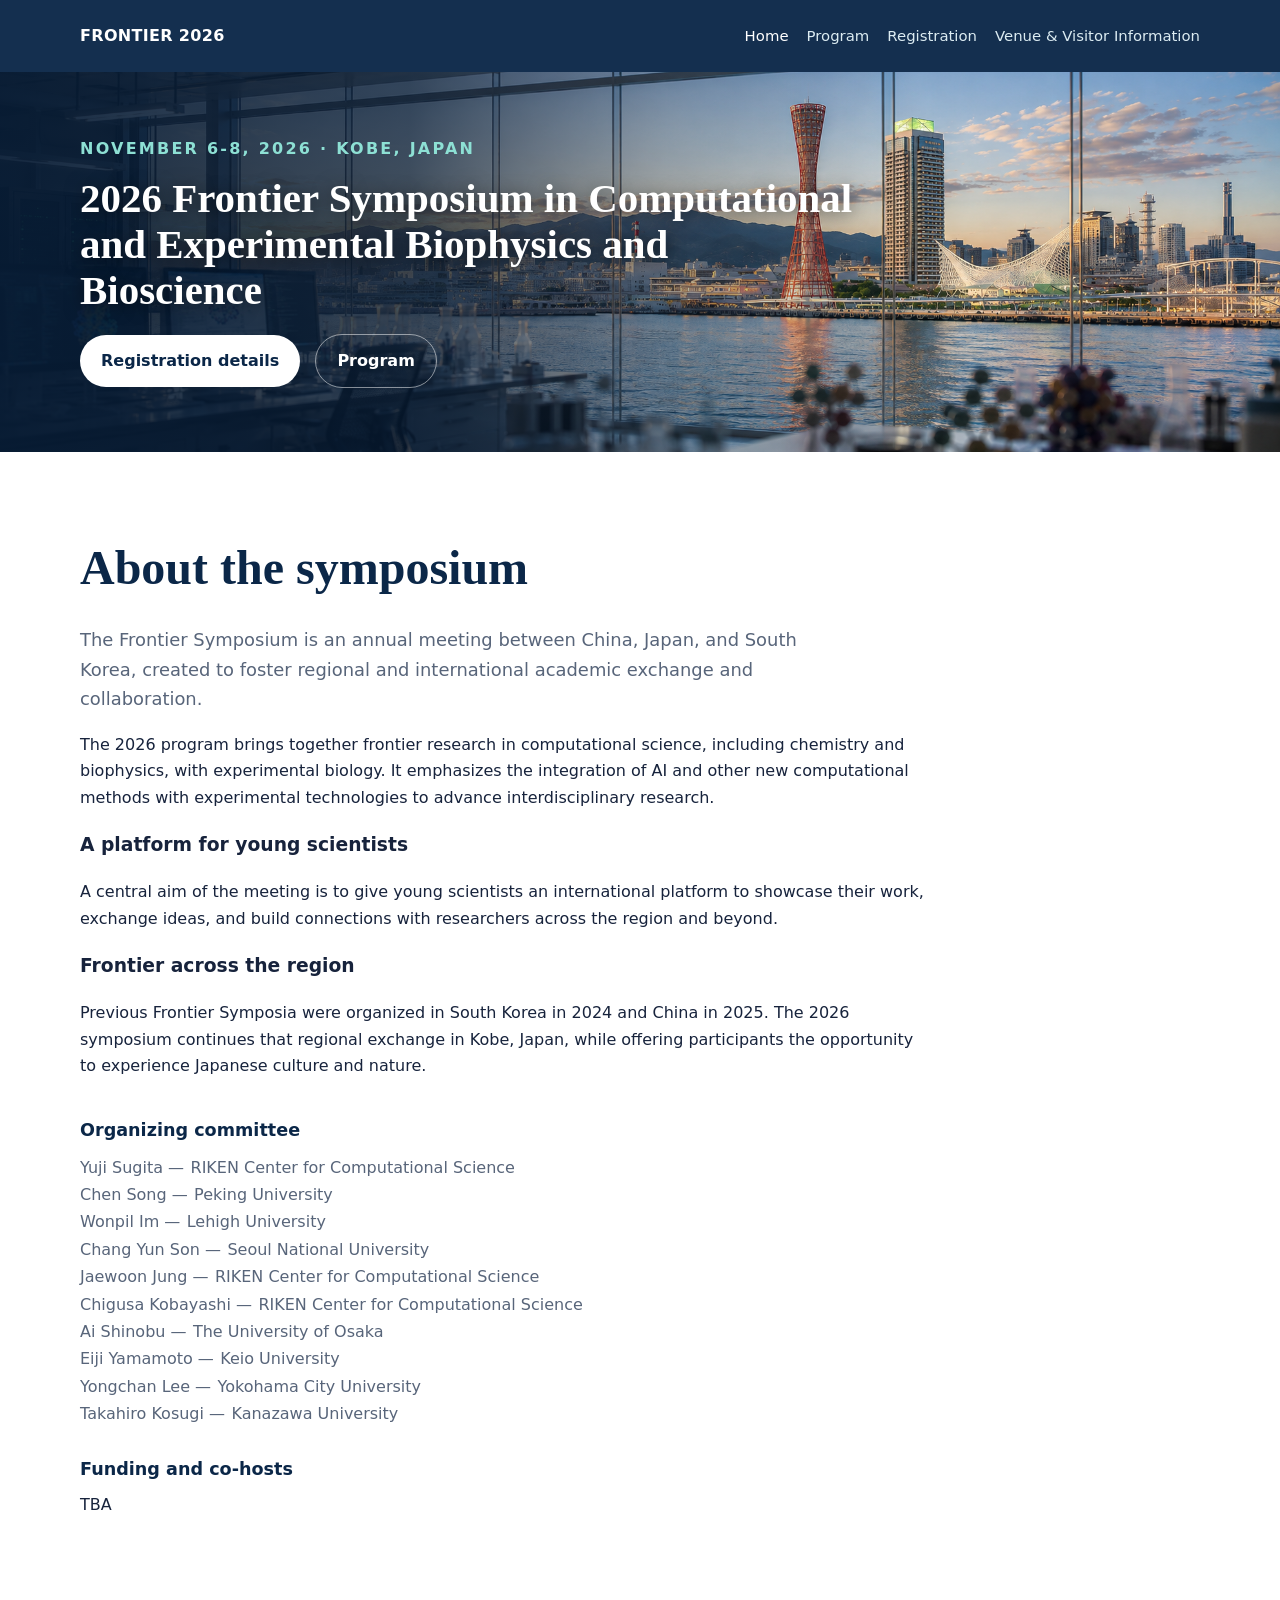
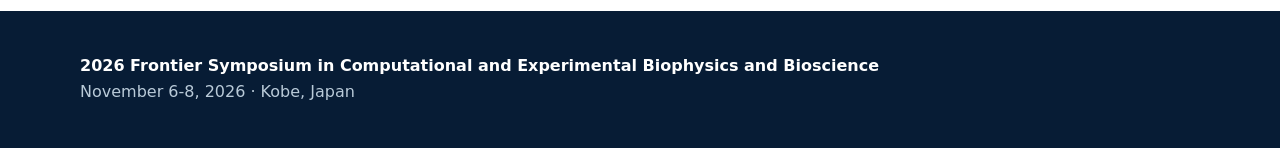
<file: index.html>
<!doctype html>
<html lang="en">
	<head>
		<meta charset="utf-8">
		<meta name="viewport" content="width=device-width,initial-scale=1">
		<meta name="description" content="The 2026 Frontier Symposium in Computational and Experimental Biophysics and Bioscience, November 6-8, 2026, in Kobe, Japan.">
		<title>2026 Frontier Symposium in Computational and Experimental Biophysics and Bioscience</title>
		<link rel="stylesheet" href="style.css?v=20260905-registration">
	</head>
	<body>
		<header class="site-header">
			<div class="wrap nav">
				<a class="brand" href="index.html">FRONTIER 2026</a>
				<nav class="nav-links" aria-label="Main navigation">
					<a aria-current="page" href="index.html">Home</a><a href="program.html">Program</a>
					<a href="registration.html">Registration</a><a href="location-contact.html">Venue &amp; Visitor Information</a>
				</nav>
			</div>
		</header>
		<main>
			<section class="hero">
				<div class="wrap">
					<p class="eyebrow">November 6-8, 2026 &middot; Kobe, Japan</p>
					<h1>2026 Frontier Symposium in Computational and Experimental Biophysics and Bioscience</h1>
					<a class="button" href="registration.html">Registration details</a>
					<a class="button alt" href="program.html">Program</a>
				</div>
			</section>
			<section class="section">
				<div class="wrap">
					<div class="home-about-copy">
						<h2>About the symposium</h2>
						<p class="lead">The Frontier Symposium is an annual meeting between China, Japan, and South Korea, created to foster regional and international academic exchange and collaboration.</p>
						<p>The 2026 program brings together frontier research in computational science, including chemistry and biophysics, with experimental biology. It emphasizes the integration of AI and other new computational methods with experimental technologies to advance interdisciplinary research.</p>
						<h3>A platform for young scientists</h3>
						<p>A central aim of the meeting is to give young scientists an international platform to showcase their work, exchange ideas, and build connections with researchers across the region and beyond.</p>
						<h3>Frontier across the region</h3>
						<p>Previous Frontier Symposia were organized in South Korea in 2024 and China in 2025. The 2026 symposium continues that regional exchange in Kobe, Japan, while offering participants the opportunity to experience Japanese culture and nature.</p>
						<section class="home-committee" aria-labelledby="organizing-committee">
							<h3 id="organizing-committee">Organizing committee</h3>
							<ul class="committee-list">
								<li><span class="committee-name">Yuji Sugita</span><span>RIKEN Center for Computational Science</span></li>
								<li><span class="committee-name">Chen Song</span><span>Peking University</span></li>
								<li><span class="committee-name">Wonpil Im</span><span>Lehigh University</span></li>
								<li><span class="committee-name">Chang Yun Son</span><span>Seoul National University</span></li>
								<li><span class="committee-name">Jaewoon Jung</span><span>RIKEN Center for Computational Science</span></li>
								<li><span class="committee-name">Chigusa Kobayashi</span><span>RIKEN Center for Computational Science</span></li>
								<li><span class="committee-name">Ai Shinobu</span><span>The University of Osaka</span></li>
								<li><span class="committee-name">Eiji Yamamoto</span><span>Keio University</span></li>
								<li><span class="committee-name">Yongchan Lee</span><span>Yokohama City University</span></li>
								<li><span class="committee-name">Takahiro Kosugi</span><span>Kanazawa University</span></li>
							</ul>
						</section>
						<section class="home-support" aria-labelledby="funding-cohosts">
							<h3 id="funding-cohosts">Funding and co-hosts</h3>
							<p>TBA</p>
						</section>
					</div>
				</div>
			</section>
		</main>
		<footer class="site-footer"><div class="wrap"><strong>2026 Frontier Symposium in Computational and Experimental Biophysics and Bioscience</strong><br>November 6-8, 2026 &middot; Kobe, Japan</div></footer>
		<script src="script.js"></script>
	</body>
</html>
</file>
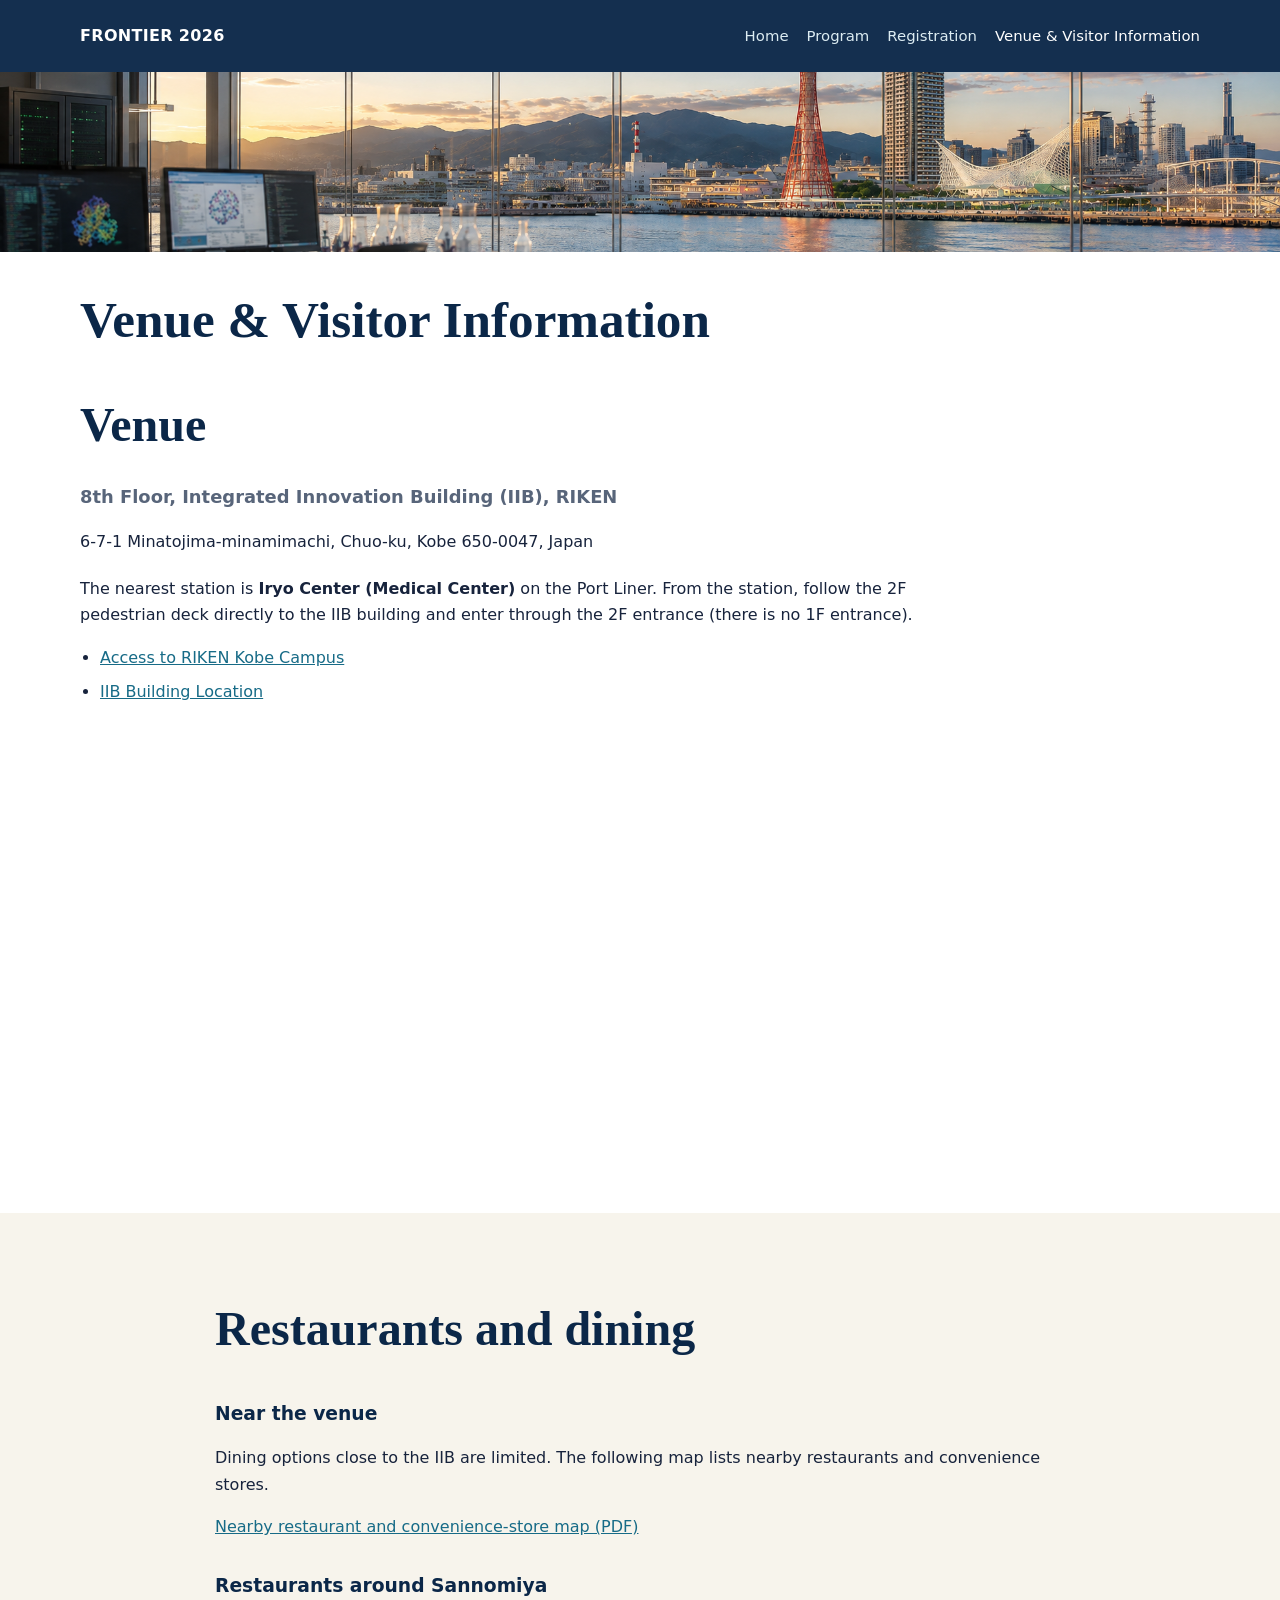
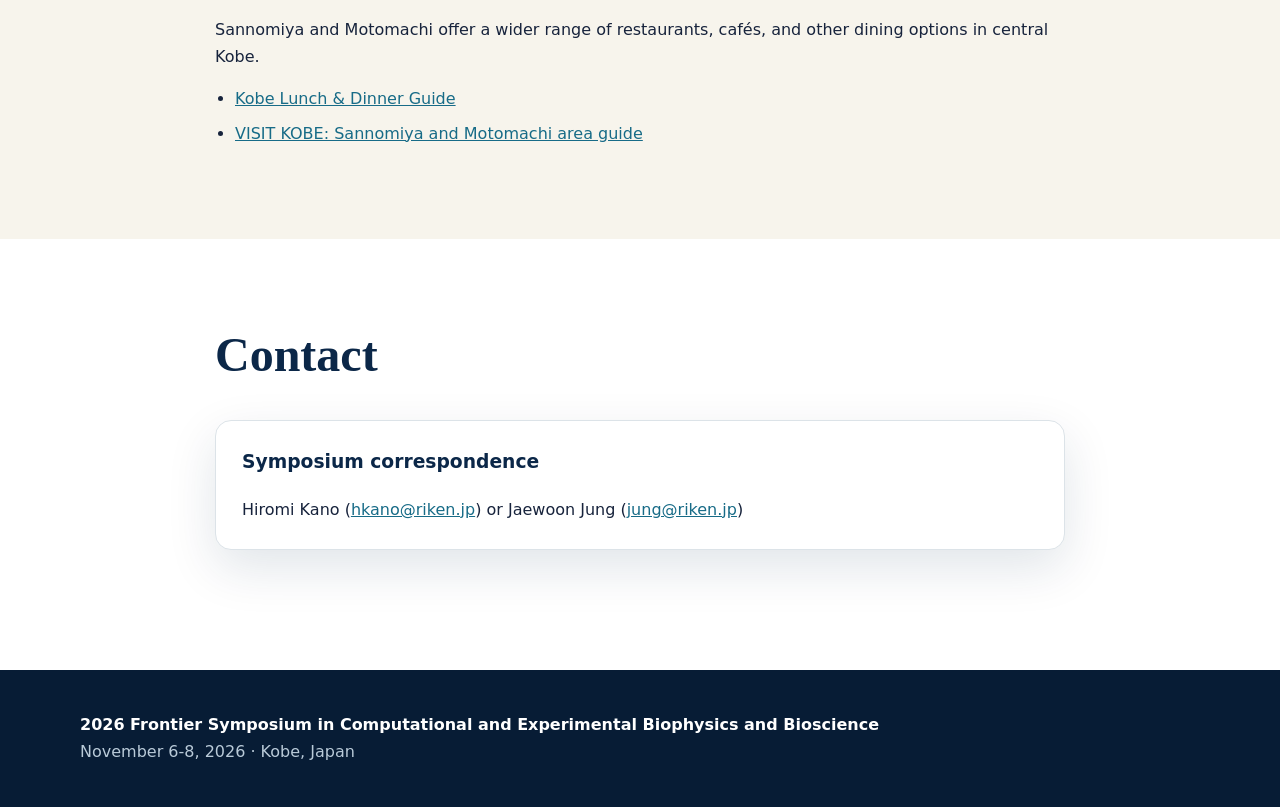
<file: contact.html>
<!doctype html>
<html lang="en">
	<head>
		<meta charset="utf-8">
		<meta name="viewport" content="width=device-width,initial-scale=1">
		<meta http-equiv="refresh" content="0; url=location-contact.html#contact">
		<link rel="canonical" href="location-contact.html#contact">
		<title>Contact | 2026 Frontier Symposium in Computational and Experimental Biophysics and Bioscience</title>
	</head>
	<body>
		<p>The contact page has moved to <a href="location-contact.html#contact">Venue &amp; Visitor Information</a>.</p>
	</body>
</html>
</file>
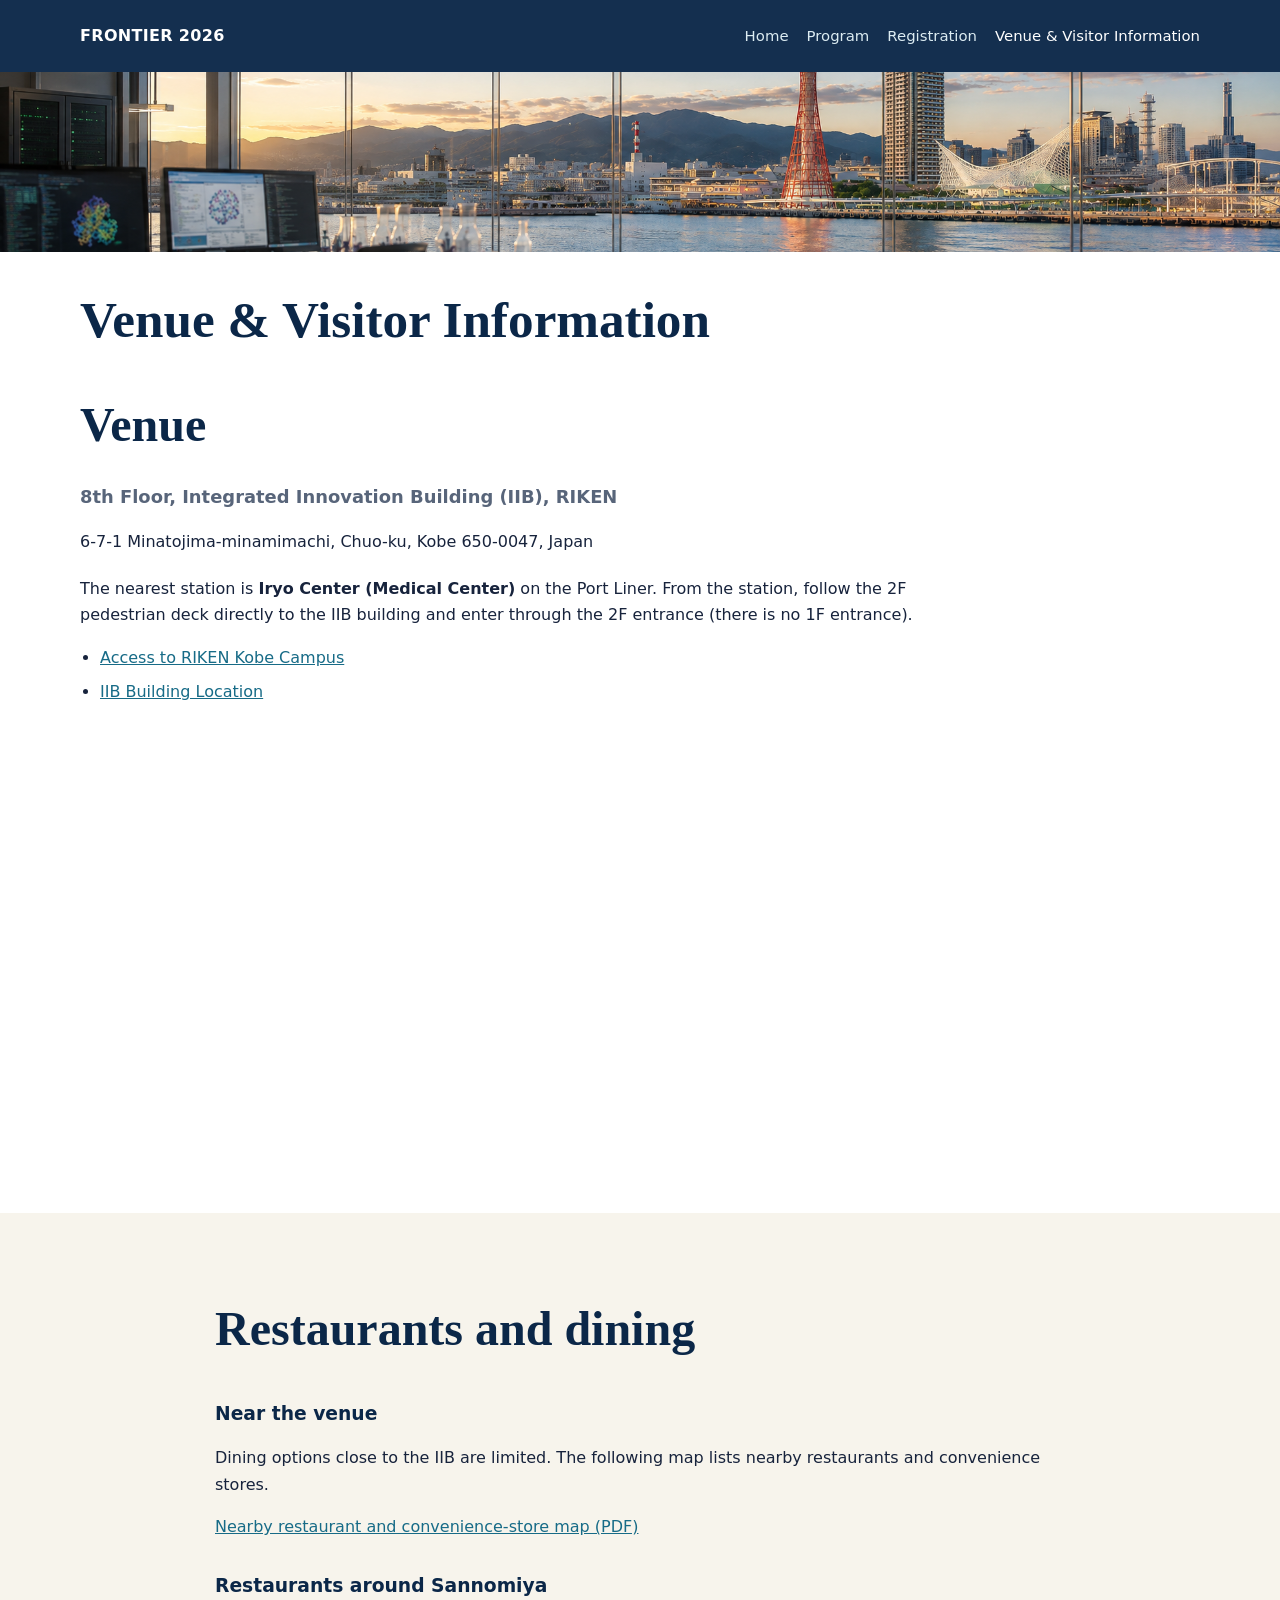
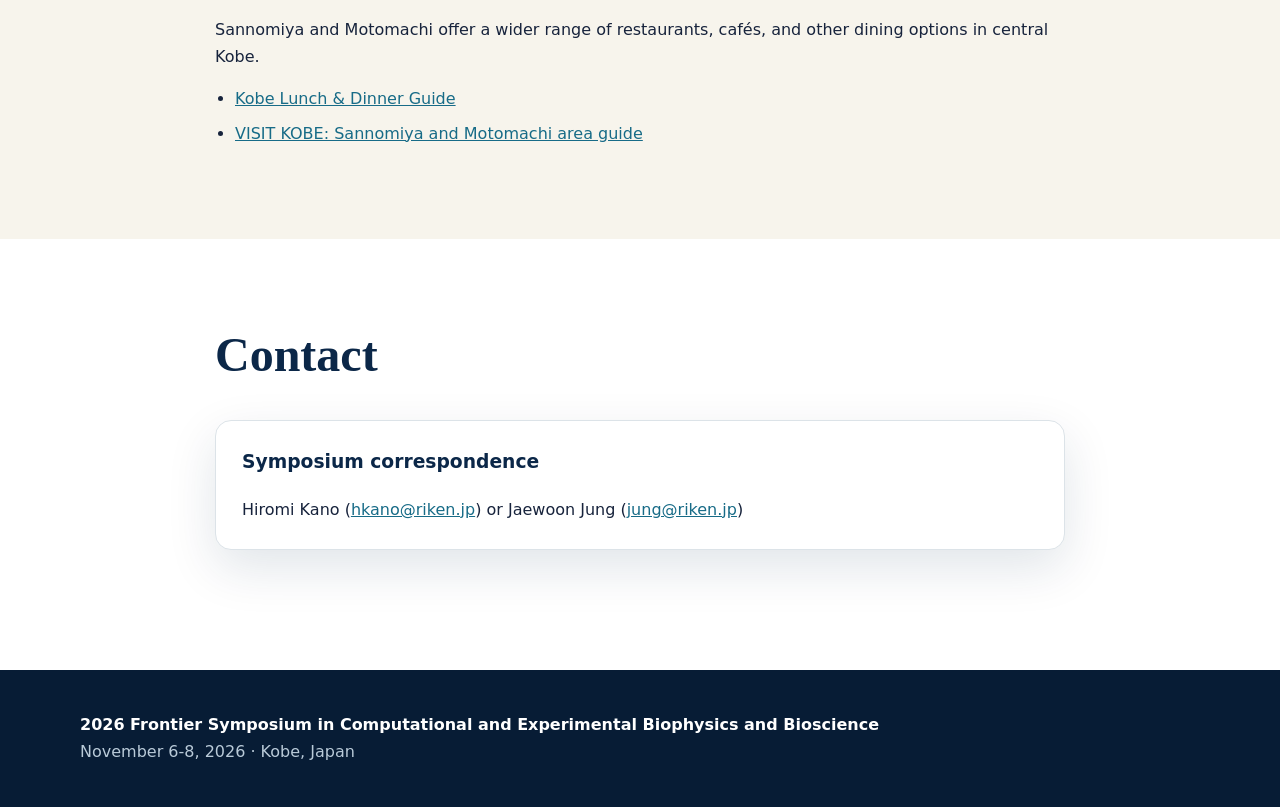
<file: location-contact.html>
<!doctype html>
<html lang="en">
	<head>
		<meta charset="utf-8">
		<meta name="viewport" content="width=device-width,initial-scale=1">
		<meta name="description" content="Venue, access, and dining information for the 2026 Frontier Symposium in Kobe.">
		<title>Venue &amp; Visitor Information | 2026 Frontier Symposium in Computational and Experimental Biophysics and Bioscience</title>
		<link rel="stylesheet" href="style.css?v=20260905-registration">
	</head>
	<body>
		<header class="site-header"><div class="wrap nav"><a class="brand" href="index.html">FRONTIER 2026</a><nav class="nav-links" aria-label="Main navigation"><a href="index.html">Home</a><a href="program.html">Program</a><a href="registration.html">Registration</a><a aria-current="page" href="location-contact.html">Venue &amp; Visitor Information</a></nav></div></header>
		<main>
			<div class="page-banner" aria-hidden="true"></div>
			<section class="program-heading"><div class="wrap"><h1>Venue &amp; Visitor Information</h1></div></section>
			<section class="section" id="location">
				<div class="wrap">
					<div class="content venue-details">
						<h2>Venue</h2>
						<p class="lead"><strong>8th Floor, Integrated Innovation Building (IIB), RIKEN</strong></p>
						<address>6-7-1 Minatojima-minamimachi, Chuo-ku, Kobe 650-0047, Japan</address>
						<p>The nearest station is <strong>Iryo Center (Medical Center)</strong> on the Port Liner. From the station, follow the 2F pedestrian deck directly to the IIB building and enter through the 2F entrance (there is no 1F entrance).</p>
						<ul class="venue-links">
							<li><a href="https://www.kobe.riken.jp/en/access/" target="_blank" rel="noopener noreferrer">Access to RIKEN Kobe Campus</a></li>
							<li><a href="https://www.kobe.riken.jp/en/access/east/" target="_blank" rel="noopener noreferrer">IIB Building Location</a></li>
						</ul>
					</div>
					<div class="venue-map-shell">
						<iframe class="venue-map" title="Google Maps location of the Integrated Innovation Building at RIKEN Kobe Campus" src="https://www.google.com/maps/embed?pb=!1m18!1m12!1m3!1d6550.457367129697!2d135.2180351!3d34.6575483!2m3!1f0!2f0!3f0!3m2!1i1024!2i768!4f13.1!3m3!1m2!1s0x600091fc4ddbd253%3A0x54cec81a9c51d6d0!2z55CG5YyW5a2m56CU56m25omA6J6N5ZCI6YCj5pC644Kk44OO44OZ44O844K344On44Oz5o6o6YCy5qOfKFJJS0VOIElJQik!5e0!3m2!1sen!2sjp!4v1785723334000!5m2!1sen!2sjp" loading="lazy" referrerpolicy="no-referrer-when-downgrade" allowfullscreen></iframe>
						<a class="venue-map-pin-link" href="https://maps.app.goo.gl/ygbLfYiR5ywkabL76" target="_blank" rel="noopener noreferrer" aria-label="Open RIKEN IIB in Google Maps"></a>
					</div>
				</div>
			</section>
			<section class="section tint" id="restaurants">
				<div class="wrap content dining-details">
					<h2>Restaurants and dining</h2>
					<h3>Near the venue</h3>
					<p>Dining options close to the IIB are limited. The following map lists nearby restaurants and convenience stores.</p>
					<p><a href="files/restaurant_map.pdf" target="_blank" rel="noopener noreferrer">Nearby restaurant and convenience-store map (PDF)</a></p>
					<h3>Restaurants around Sannomiya</h3>
					<p>Sannomiya and Motomachi offer a wider range of restaurants, cafés, and other dining options in central Kobe.</p>
					<ul class="dining-links">
					<li><a id="sannomiya-restaurant-list" href="https://www.google.com/maps/d/viewer?mid=1HRmippaYawJTPaXahDgXMuD3J6zWbjs" target="_blank" rel="noopener noreferrer">Kobe Lunch & Dinner Guide</a></li>
					<li><a href="https://www.feel-kobe.jp/en/areaguide/index.html" target="_blank" rel="noopener noreferrer">VISIT KOBE: Sannomiya and Motomachi area guide</a></li>
					</ul>
				</div>
			</section>
			<section class="section" id="contact">
				<div class="wrap content">
					<h2>Contact</h2>
					<div class="card contact-lead"><h3>Symposium correspondence</h3><p>Hiromi Kano (<a href="mailto:hkano@riken.jp">hkano@riken.jp</a>) or Jaewoon Jung (<a href="mailto:jung@riken.jp">jung@riken.jp</a>)</p></div>
				</div>
			</section>
		</main>
		<footer class="site-footer"><div class="wrap"><strong>2026 Frontier Symposium in Computational and Experimental Biophysics and Bioscience</strong><br>November 6-8, 2026 &middot; Kobe, Japan</div></footer>
	</body>
</html>
</file>
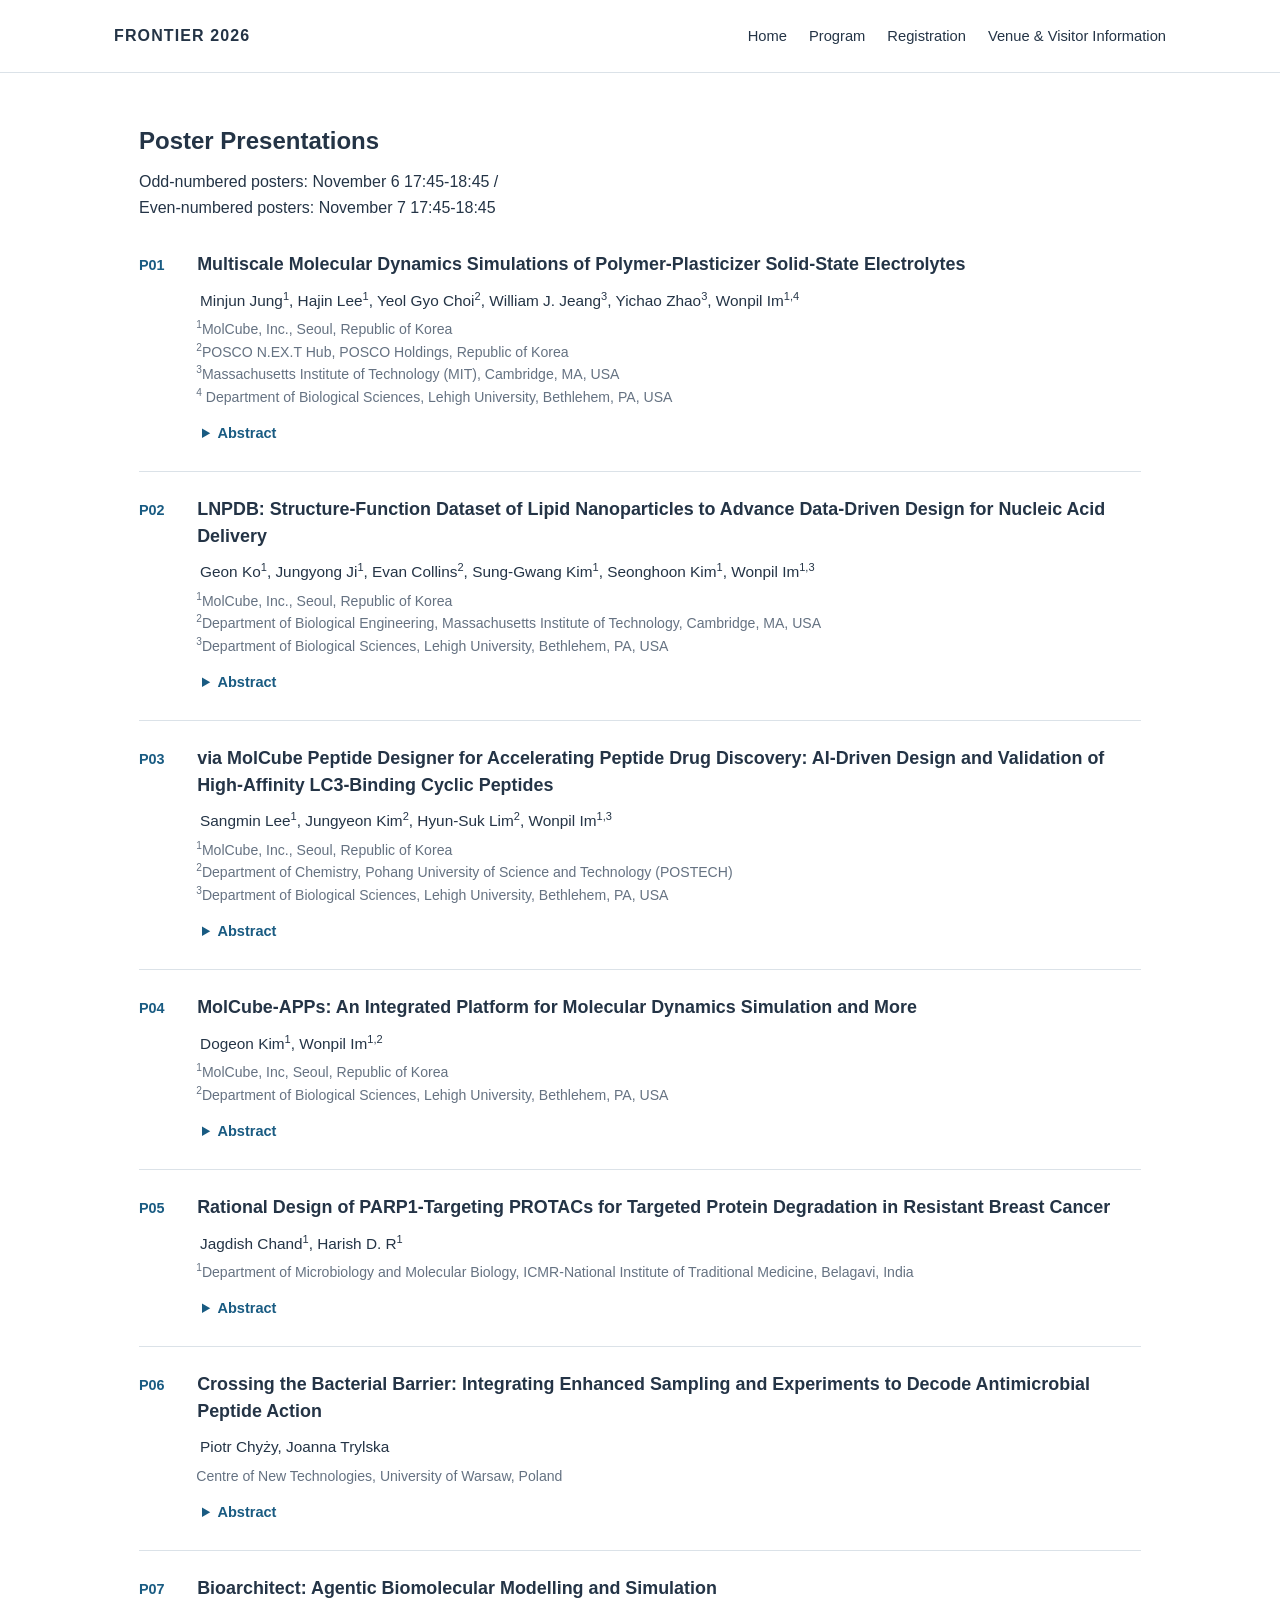
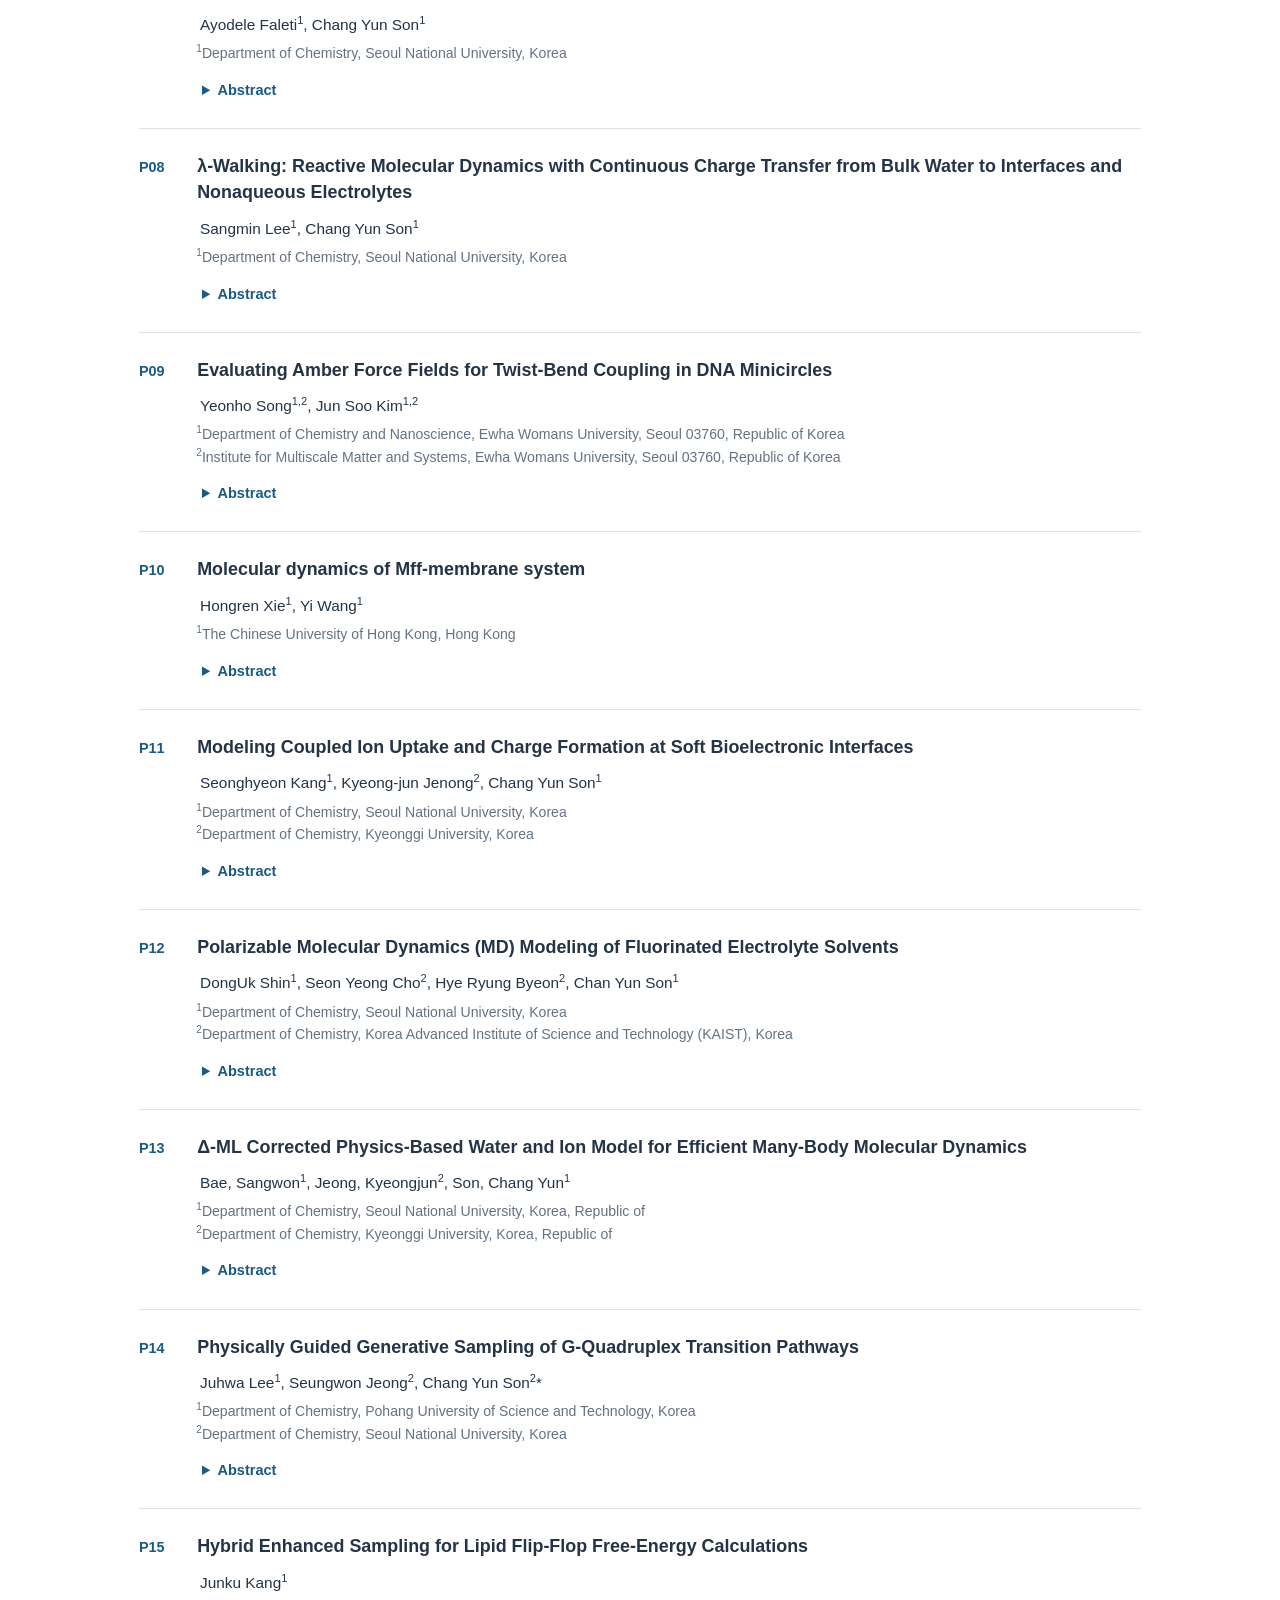
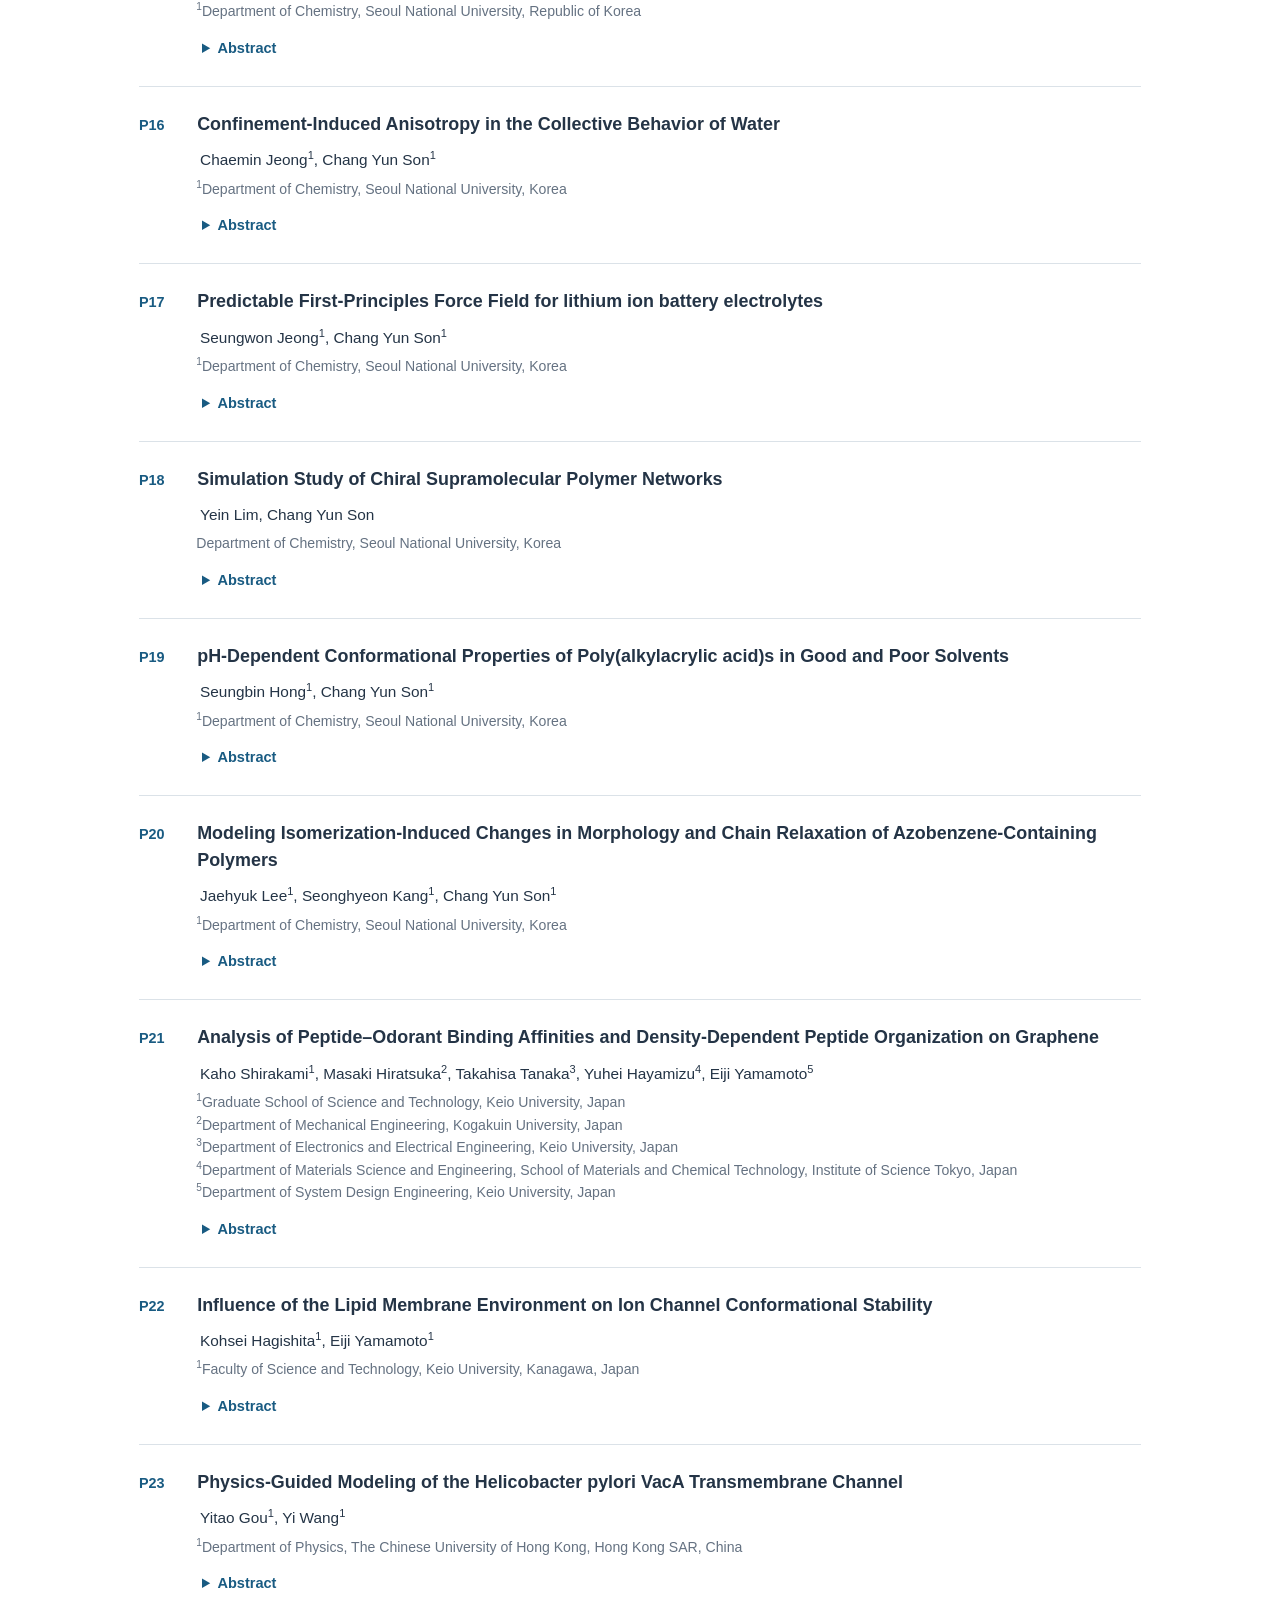
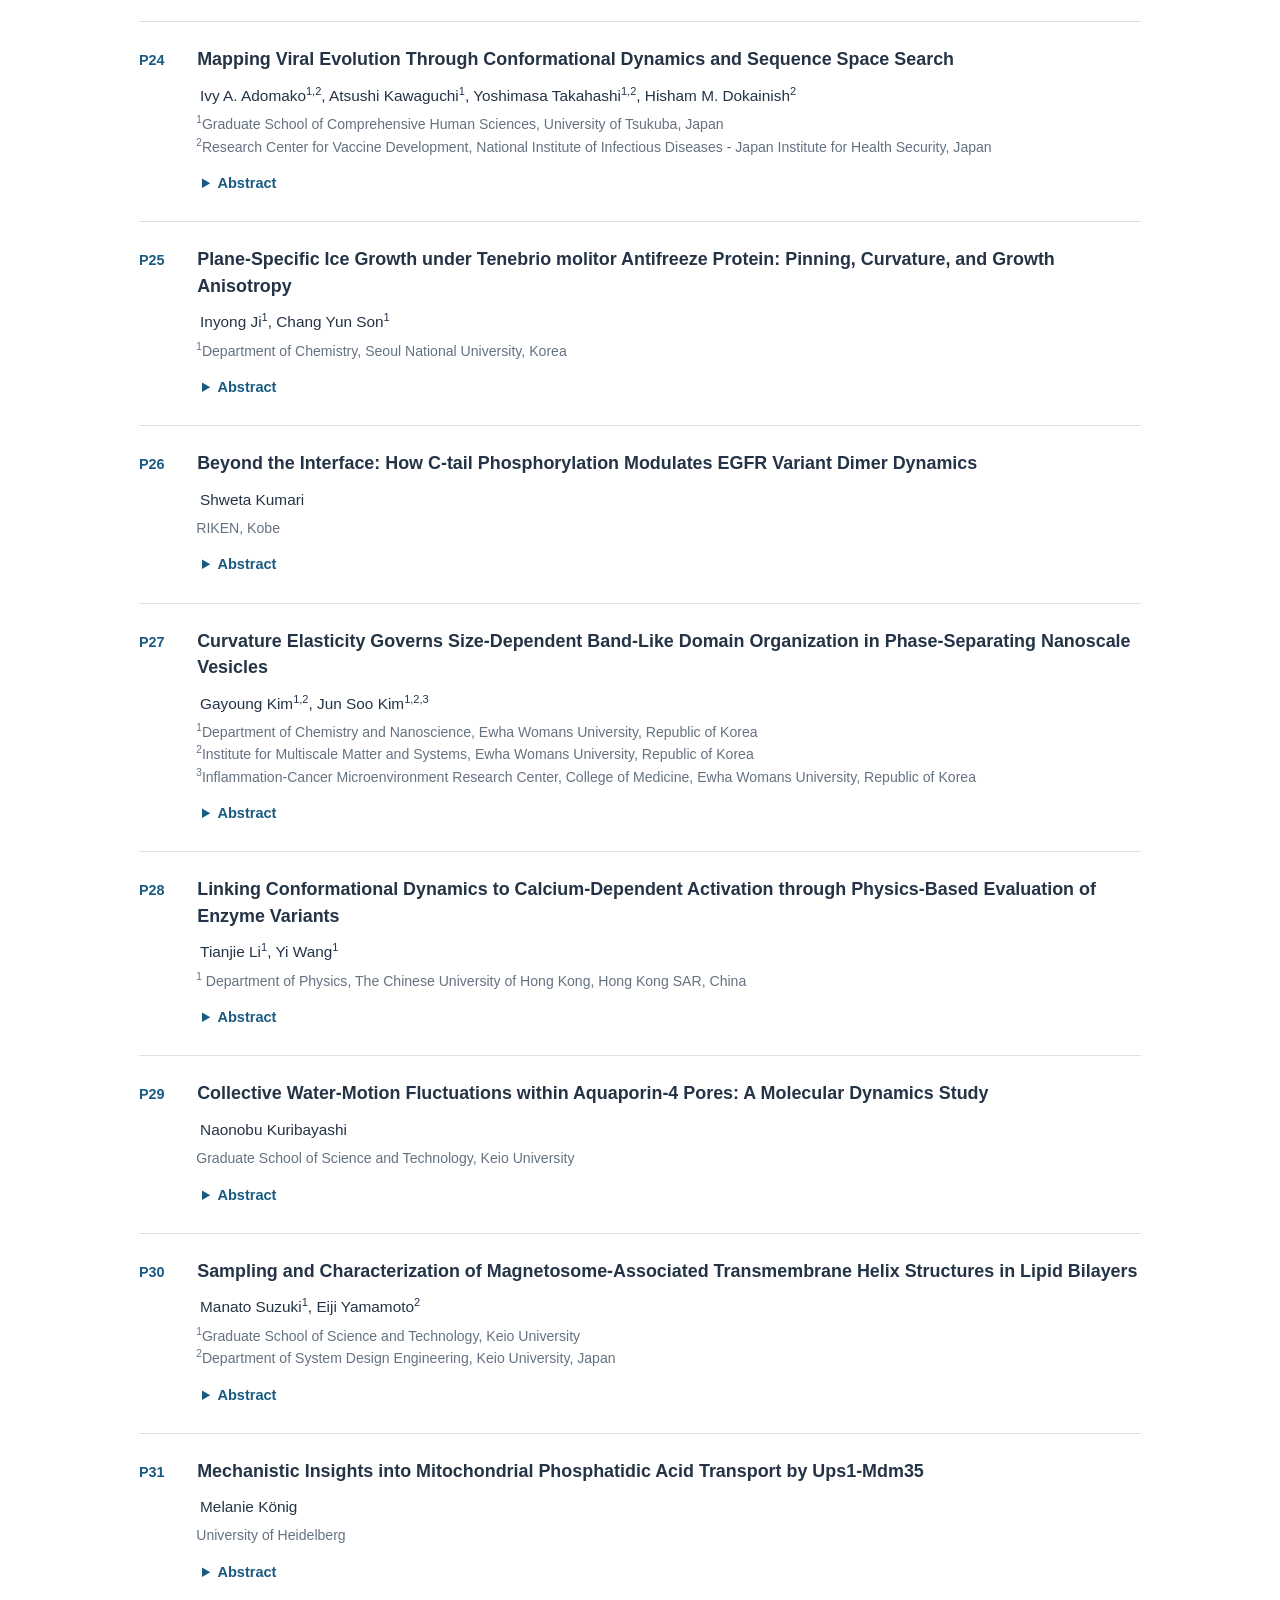
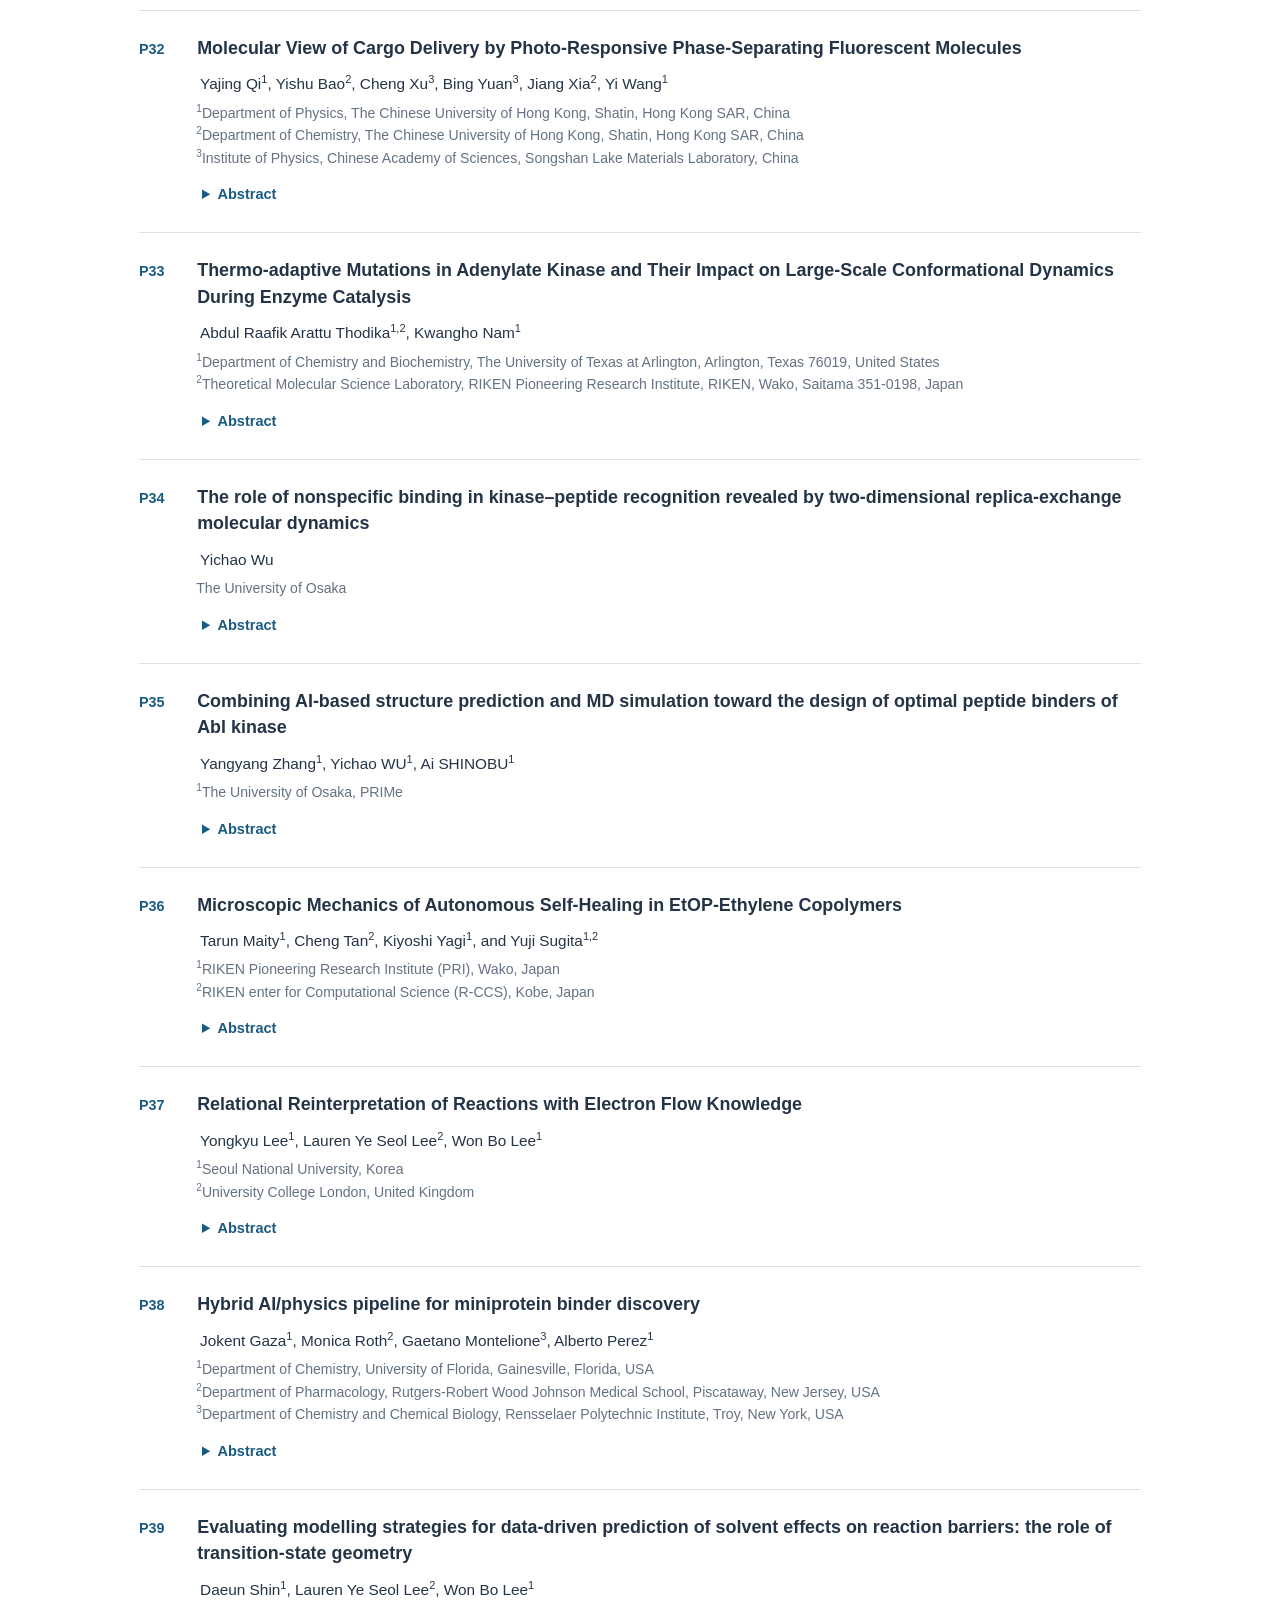
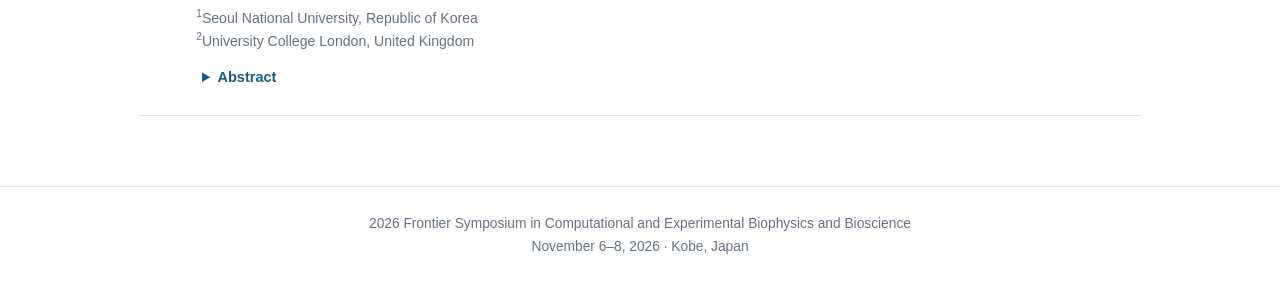
<file: posters.html>
<!DOCTYPE html>
<html lang="en">
<head>
<meta charset="UTF-8">
<meta name="viewport" content="width=device-width, initial-scale=1">
<meta name="description" content="Poster presentations at the 2026 Frontier Symposium in Computational and Experimental Biophysics and Bioscience">
<title>Poster Presentations | FRONTIER 2026</title>
<style>
:root { color-scheme: light; --ink:#243446; --muted:#657282; --accent:#195b82; --rule:#dbe2e8; }
* { box-sizing: border-box; }
body { margin:0; color:var(--ink); font-family: -apple-system, BlinkMacSystemFont, "Segoe UI", Roboto, Arial, sans-serif; line-height:1.65; background:#fff; }
a { color:var(--accent); }
.site-header { border-bottom:1px solid var(--rule); }
.nav { max-width:1100px; margin:auto; min-height:72px; display:flex; align-items:center; justify-content:space-between; gap:20px; padding:15px 24px; }
.brand { font-weight:750; letter-spacing:.07em; color:var(--ink); text-decoration:none; white-space:nowrap; }
.nav-links { display:flex; flex-wrap:wrap; gap:22px; }
.nav-links a { text-decoration:none; color:var(--ink); font-size:.92rem; }
.nav-links a:hover, .nav-links a[aria-current="page"] { color:var(--accent); text-decoration:underline; }
main { max-width:1050px; margin:0 auto; padding:48px 24px 70px; }
h1 { font-size:2rem; line-height:1.3; margin:0 0 10px; font-weight:700; }
.intro { color:var(--muted); margin:0 0 28px; }
.poster { padding:24px 0 26px; border-bottom:1px solid var(--rule); scroll-margin-top:20px; }
.poster:first-child { border-top:1px solid var(--rule); }
.poster-heading { display:flex; gap:15px; align-items:baseline; }
.poster-number { flex:0 0 3em; font-size:.9rem; font-weight:700; color:var(--accent); }
.poster h2 { font-size:1.12rem; font-weight:650; line-height:1.48; margin:0 0 10px; }
.poster-authors, .poster-affiliations, .abstract { margin-left:calc(3em + 15px); }
.poster-authors { font-size:.96rem; margin-bottom:5px; }
.poster-affiliations { font-size:.88rem; color:var(--muted); line-height:1.6; }
sup { font-size:.72em; vertical-align:super; line-height:0; }
.abstract { margin-top:13px; }
.abstract summary { color:var(--accent); cursor:pointer; font-size:.91rem; font-weight:600; width:fit-content; }
.abstract summary:hover { text-decoration:underline; }
.abstract-body { margin-top:10px; font-size:.94rem; line-height:1.8; white-space:normal; }
footer { border-top:1px solid var(--rule); text-align:center; color:var(--muted); padding:26px 20px 35px; font-size:.86rem; }
@media (max-width:650px) { .nav { align-items:flex-start; flex-direction:column; gap:8px; } .nav-links { gap:12px 18px; } main { padding:32px 18px 55px; } h1 { font-size:1.7rem; } .poster-heading { gap:8px; } .poster-number { flex-basis:2.6em; } .poster-authors, .poster-affiliations, .abstract { margin-left:calc(2.6em + 8px); } }
</style>
</head>
<body>
<header class="site-header"><nav class="nav" aria-label="Main navigation">
<a class="brand" href="index.html">FRONTIER 2026</a>
<div class="nav-links"><a href="index.html">Home</a><a href="program.html">Program</a><a href="registration.html">Registration</a><a href="venue.html">Venue &amp; Visitor Information</a></div>
</nav></header>
<main>
<h2 style="margin: 0 0 8px;">Poster Presentations</h2>
  <p style="margin: 0 0 6px;">
    Odd-numbered posters: November 6 17:45-18:45 /<br>
    Even-numbered posters: November 7 17:45-18:45
  </p>
<article class="poster" id="P01">
  <div class="poster-heading"><span class="poster-number">P01</span><h2>Multiscale Molecular Dynamics Simulations of Polymer-Plasticizer Solid-State Electrolytes</h2></div>
  <div class="poster-authors"> Minjun Jung<sup>1</sup>, Hajin Lee<sup>1</sup>, Yeol Gyo Choi<sup>2</sup>, William J. Jeang<sup>3</sup>, Yichao Zhao<sup>3</sup>, Wonpil Im<sup>1,4</sup>
  </div>
  <div class="poster-affiliations">
  <sup>1</sup>MolCube, Inc., Seoul, Republic of Korea<br>
  <sup>2</sup>POSCO N.EX.T Hub, POSCO Holdings, Republic of Korea<br>
  <sup>3</sup>Massachusetts Institute of Technology (MIT), Cambridge, MA, USA<br>
  <sup>4</sup> Department of Biological Sciences, Lehigh University, Bethlehem, PA, USA<br>
  </div>
  <details class="abstract"><summary>Abstract</summary><div class="abstract-body">Multiscale molecular dynamics simulations were used to examine seven polymer-plasticizer solid-state electrolyte formulations. Formulation films were assembled and dried with Martini 3 coarse-grained models, backmapped to all-atom systems, hydrated with 150 mM NaCl, and simulated under a 1.6 V potential drop. Na⁺ diffusion, accessible free volume, and head-group coordination were associated with measured current density, while plasticizer water exposure and intermolecular organization were associated with cell viability, providing a molecular interpretation of the experimental screening trends.</div></details>
</article>
<article class="poster" id="P02">
  <div class="poster-heading"><span class="poster-number">P02</span><h2>LNPDB: Structure-Function Dataset of Lipid Nanoparticles to Advance Data-Driven Design for Nucleic Acid Delivery</h2></div>
  <div class="poster-authors">Geon Ko<sup>1</sup>, Jungyong Ji<sup>1</sup>, Evan Collins<sup>2</sup>, Sung-Gwang Kim<sup>1</sup>, Seonghoon Kim<sup>1</sup>, Wonpil Im<sup>1,3</sup></div>
  <div class="poster-affiliations">
<sup>1</sup>MolCube, Inc., Seoul, Republic of Korea<br>
<sup>2</sup>Department of Biological Engineering, Massachusetts Institute of Technology, Cambridge, MA, USA<br>
<sup>3</sup>Department of Biological Sciences, Lehigh University, Bethlehem, PA, USA<br>
  </div>
  <details class="abstract"><summary>Abstract</summary><div class="abstract-body">Lipid nanoparticles (LNPs) are widely used for nucleic acid delivery, but formulation and lipid data remain fragmented across the literature. We developed LNPDB, an integrated database that standardizes LNP formulations, experimental readouts, ionizable lipid structures, and CHARMM force field files for molecular dynamics simulations. LNPDB supports property- and structure-based searches and is continuously expanding with newly reported datasets. Future developments will further integrate AI-based prediction and molecular simulation-derived descriptors to advance data-driven LNP design.</div></details>
</article>
<article class="poster" id="P03">
  <div class="poster-heading"><span class="poster-number">P03</span><h2>via MolCube Peptide Designer for Accelerating Peptide Drug Discovery: AI-Driven Design and Validation of High-Affinity LC3-Binding Cyclic Peptides</h2></div>
  <div class="poster-authors">Sangmin Lee<sup>1</sup>, Jungyeon Kim<sup>2</sup>, Hyun-Suk Lim<sup>2</sup>, Wonpil Im<sup>1,3</sup></div>
  <div class="poster-affiliations">
<sup>1</sup>MolCube, Inc., Seoul, Republic of Korea<br>
<sup>2</sup>Department of Chemistry, Pohang University of Science and Technology (POSTECH)<br>
<sup>3</sup>Department of Biological Sciences, Lehigh University, Bethlehem, PA, USA</div>
  <details class="abstract"><summary>Abstract</summary><div class="abstract-body">MolCube Peptide Designer is an integrated platform for designing and validating therapeutic peptides. It combines generative sequence design and target–peptide structure prediction with model construction, molecular dynamics simulation, and trajectory analysis.  Applied to LC3, the workflow generated cyclic peptide candidates and evaluated their binding stability and energetics within the target pocket. Experimental testing confirmed a lead compound with a Ki of 145 nM. The platform therefore offers researchers an accessible end-to-end route for faster, more reliable peptide discovery.</div></details>
</article>
<article class="poster" id="P04">
  <div class="poster-heading"><span class="poster-number">P04</span><h2>MolCube-APPs: An Integrated Platform for Molecular Dynamics Simulation and More</h2></div>
  <div class="poster-authors">Dogeon Kim<sup>1</sup>, Wonpil Im<sup>1,2</sup></div>
  <div class="poster-affiliations">
<sup>1</sup>MolCube, Inc, Seoul, Republic of Korea<br>
<sup>2</sup>Department of Biological Sciences, Lehigh University, Bethlehem, PA, USA</div>
  <details class="abstract"><summary>Abstract</summary><div class="abstract-body">MolCube-APPs provides a modular, cloud-native platform that streamlines molecular dynamics workflows from structure reading and modeling to system assembly and free energy simulation setup. MolCube-Designer supports structure prediction, peptide and antibody design, docking, ADMET prediction, and QSAR modeling. MolCube-Builder automates force field generation and complex system construction. Specialized modules support enhanced sampling, high-throughput simulation, ML/MM modeling, and alchemical free energy simulations. Integrated simulation execution and analysis through MolCube-Simulator and MolCube-Analyzer enable scalable, reproducible workflows for drug discovery and materials research.</div></details>
</article>
<article class="poster" id="P05">
  <div class="poster-heading"><span class="poster-number">P05</span><h2>Rational Design of PARP1-Targeting PROTACs for Targeted Protein Degradation in Resistant Breast Cancer</h2></div>
  <div class="poster-authors">Jagdish Chand<sup>1</sup>, Harish D. R<sup>1</sup></div>
  <div class="poster-affiliations">
<sup>1</sup>Department of Microbiology and Molecular Biology, ICMR-National Institute of Traditional Medicine, Belagavi, India<br>
  </div>
  <details class="abstract"><summary>Abstract</summary><div class="abstract-body">Targeted protein degradation offers an alternative strategy for investigating PARP1 in breast cancer. This study combines structure-guided PROTAC design with exploration of established and underexplored E3 ubiquitin ligases, including cereblon. Molecular docking, binding-energy estimation, and 100-ns molecular dynamics simulations were used to evaluate predicted molecular interactions. Prioritized PROTAC molecules will be synthesized, structurally characterized, and evaluated for PARP1 degradation, selectivity, and cellular activity. This integrated computational and experimental approach aims to identify promising degraders for further investigation in breast cancer models.</div></details>
</article>
<article class="poster" id="P06">
  <div class="poster-heading"><span class="poster-number">P06</span><h2>Crossing the Bacterial Barrier: Integrating Enhanced Sampling and Experiments to Decode Antimicrobial Peptide Action</h2></div>
  <div class="poster-authors">Piotr Chyży, Joanna Trylska</div>
  <div class="poster-affiliations">Centre of New Technologies, University of Warsaw, Poland</div>
  <details class="abstract"><summary>Abstract</summary><div class="abstract-body">Understanding the membrane-disrupting mechanisms of antimicrobial peptides is key to discovering new antibacterials. We conducted Umbrella Sampling and Gaussian Accelerated Molecular Dynamics to map free-energy landscapes of peptide insertion and envelope disintegration using all-atom Gram-negative (including LPS) and Gram-positive (with a peptidoglycan mesh) membranes. To validate our simulations, we synthesized the linear peptide and its hydrocarbon-stapled analogs, evaluating their secondary structures and bactericidal potential. This framework elucidates complex peptide-envelope interactions, providing guiding the design of potent antibacterials. We acknowledge support from National Science Centre, Poland (2023/49/N/NZ1/00989, 2025/57/B/NZ1/03369) and Foundation for Polish Science (START 012/2025).</div></details>
</article>
<article class="poster" id="P07">
  <div class="poster-heading"><span class="poster-number">P07</span><h2>Bioarchitect: Agentic Biomolecular Modelling and Simulation</h2></div>
  <div class="poster-authors">Ayodele Faleti<sup>1</sup>, Chang Yun Son<sup>1</sup></div>
  <div class="poster-affiliations">
  <sup>1</sup>Department of Chemistry, Seoul National University, Korea<br>
  </div>
  <details class="abstract"><summary>Abstract</summary><div class="abstract-body">Biomolecular simulations are powerful tools, but they remain expertise-intensive. We present Bioarchitect, a multi-agent framework that translates natural-language scientific instructions into complete biomolecular simulation workflows. Bioarchitect is evaluated on 14 tasks spanning membrane systems, nucleic acids, coarse-grained modelling and backmapping, and free-energy calculations. Across these tasks, the agents independently prepare, simulate, and analyse each system. Simulation results are assessed against established physical behaviour and published reference data</div></details>
</article>
<article class="poster" id="P08">
  <div class="poster-heading"><span class="poster-number">P08</span><h2>λ-Walking: Reactive Molecular Dynamics with Continuous Charge Transfer from Bulk Water to Interfaces and Nonaqueous Electrolytes</h2></div>
  <div class="poster-authors">Sangmin Lee<sup>1</sup>, Chang Yun Son<sup>1</sup></div>
  <div class="poster-affiliations">
  <sup>1</sup>Department of Chemistry, Seoul National University, Korea<br>
  </div>
  <details class="abstract"><summary>Abstract</summary><div class="abstract-body">We present λ-walking, a reactive molecular dynamics framework that enables continuous charge transfer using the local electrostatic energy difference between proton donor and acceptor states. The method describes proton hopping associated with O–H bond breaking and formation while retaining an efficient empirical force field description. After validation in bulk water, λ-walking captures slower proton hopping at various aqueous interfaces. We further extend the framework to nonaqueous electrolytes, demonstrating its applicability to reactive charge transport across diverse solvation environments.</div></details>
</article>
<article class="poster" id="P09">
  <div class="poster-heading"><span class="poster-number">P09</span><h2>Evaluating Amber Force Fields for Twist-Bend Coupling in DNA Minicircles</h2></div>
  <div class="poster-authors">Yeonho Song<sup>1,2</sup>, Jun Soo Kim<sup>1,2</sup></div>
  <div class="poster-affiliations">
  <sup>1</sup>Department of Chemistry and Nanoscience, Ewha Womans University, Seoul 03760, Republic of Korea<br>
  <sup>2</sup>Institute for Multiscale Matter and Systems, Ewha Womans University, Seoul 03760, Republic of Korea<br>
  </div>
  <details class="abstract"><summary>Abstract</summary><div class="abstract-body">Molecular dynamics force fields are widely used to model sharply bent DNA, but their accuracy for sequence-dependent twist–bend coupling remains unclear. We evaluate three Amber-based force fields (parmbsc1, OL21, OL24) combined with TIP3P and OPC water in 92 bp DNA minicircles against PDB-derived nucleosome references. All six combinations underestimate coupling, though relative sequence trends are broadly reproduced, with CG/CG, GC/GC, and AG/CT as notable exceptions. OPC water substantially improves OL24, an effect linked to suppression of Type I kinks that otherwise distort minicircle geometry under TIP3P water.</div></details>
</article>
<article class="poster" id="P10">
  <div class="poster-heading"><span class="poster-number">P10</span><h2>Molecular dynamics of Mff-membrane system</h2></div>
  <div class="poster-authors">Hongren Xie<sup>1</sup>, Yi Wang<sup>1</sup></div>
  <div class="poster-affiliations">
  <sup>1</sup>The Chinese University of Hong Kong, Hong Kong<br>
  </div>
  <details class="abstract"><summary>Abstract</summary><div class="abstract-body">Mitochondrial fission requires recruitment of dynamin-related protein 1 (DRP1) from the cytosol to the outer mitochondrial membrane (OMM), but how its receptor, mitochondrial fission factor (Mff), acts with the membrane though its transmembrane domain (TMD) remains unclear. We used all-atom MD to discover how the Mff transmembrane domain (TMD) engages mixed-lipid bilayers with or without cardiolipins (CL). The TMD remains stably inserted in all systems, showing only mild tilt and axial fluctuations. CL does not measurably alter bilayer thickness or integrity. Anchoring is supported by hydrogen bonds between R341/R342 and CL headgroups, with W337 further stabilizing the TMD. These findings reveal a robust insertion mode and pinpoint residues that likely enable Mff-driven DRP1 recruitment during mitochondrial fission.</div></details>
</article>
<article class="poster" id="P11">
  <div class="poster-heading"><span class="poster-number">P11</span><h2>Modeling Coupled Ion Uptake and Charge Formation at Soft Bioelectronic Interfaces</h2></div>
  <div class="poster-authors">Seonghyeon Kang<sup>1</sup>, Kyeong-jun Jenong<sup>2</sup>, Chang Yun Son<sup>1</sup></div>
  <div class="poster-affiliations">
<sup>1</sup>Department of Chemistry, Seoul National University, Korea<br>
<sup>2</sup>Department of Chemistry, Kyeonggi University, Korea<br>
  </div>
  <details class="abstract"><summary>Abstract</summary><div class="abstract-body">Electrochemical doping at soft interfaces arises from concerted ion uptake, electronic charge formation, and polymer reorganization, but is difficult to represent in conventional molecular simulations. We develop an iterative framework that couples field-driven molecular dynamics with ion-exchange and charge-formation updates until steady state is reached. Applied to aqueous conjugated polymer–electrolyte interfaces, the simulations reveal how ion hydration influences the coupled doping process. This approach provides an atomistic model of coupled ionic and electronic processes in soft bioelectronic materials.</div></details>
</article>
<article class="poster" id="P12">
  <div class="poster-heading"><span class="poster-number">P12</span><h2>Polarizable Molecular Dynamics (MD) Modeling of Fluorinated Electrolyte Solvents</h2></div>
  <div class="poster-authors">DongUk Shin<sup>1</sup>, Seon Yeong Cho<sup>2</sup>, Hye Ryung Byeon<sup>2</sup>, Chan Yun Son<sup>1</sup></div>
  <div class="poster-affiliations">
  <sup>1</sup>Department of Chemistry, Seoul National University, Korea<br>
  <sup>2</sup>Department of Chemistry, Korea Advanced Institute of Science and Technology (KAIST), Korea<br>
  </div>
  <details class="abstract"><summary>Abstract</summary><div class="abstract-body">Fluorinated solvents have emerged as promising electrolyte components due to their oxidative stability and tunable solvation environments. Here, we develop ab-initio polarizable force fields to describe intermolecular interactions in fluorinated electrolyte systems. The resulting force field s are used to analyze Li⁺ solvation structures and ionic distributions in fluorinated electrolyte systems. These simulations provide molecular-level insight into ion motion in fluorinated solvents and establish a framework for understanding how fluorination influences electrolyte structure and transport.</div></details>
</article>
<article class="poster" id="P13">
  <div class="poster-heading"><span class="poster-number">P13</span><h2>Δ-ML Corrected Physics-Based Water and Ion Model for Efficient Many-Body Molecular Dynamics</h2></div>
  <div class="poster-authors">Bae, Sangwon<sup>1</sup>, Jeong, Kyeongjun<sup>2</sup>, Son, Chang Yun<sup>1</sup></div>
  <div class="poster-affiliations">
<sup>1</sup>Department of Chemistry, Seoul National University, Korea, Republic of<br>
<sup>2</sup>Department of Chemistry, Kyeonggi University, Korea, Republic of<br>
  </div>
  <details class="abstract"><summary>Abstract</summary><div class="abstract-body">We present a physics-based force field for water and aqueous ions combining a SAPT-based pairwise baseline with a Δ-machine-learning correction for many-body interactions. Trained only on CCSD(T) dimer and trimer interaction energies, the model reproduces water hexamer energies and bulk liquid properties, and extends naturally to ionic solutions.  By capturing many-body effects at a fraction of the computational cost of potentials such as MB-pol, our model enables accurate molecular dynamics simulations at the nanometer scale in aqueous and ion-containing environments.</div></details>
</article>
<article class="poster" id="P14">
  <div class="poster-heading"><span class="poster-number">P14</span><h2>Physically Guided Generative Sampling of G-Quadruplex Transition Pathways</h2></div>
  <div class="poster-authors">Juhwa Lee<sup>1</sup>, Seungwon Jeong<sup>2</sup>, Chang Yun Son<sup>2</sup>*</div>
  <div class="poster-affiliations">
<sup>1</sup>Department of Chemistry, Pohang University of Science and Technology, Korea<br>
<sup>2</sup>Department of Chemistry, Seoul National University, Korea<br>
  </div>
  <details class="abstract"><summary>Abstract</summary><div class="abstract-body">Beyond static structure prediction, understanding conformational changes between metastable states requires continuous, chemically meaningful transition pathways. Using G-quadruplex DNA as a challenging system, we use metadynamics and clustering to identify representative intermediates, then connect them with TPS-DPS, a CV-free generative path-sampling framework. TPS-DPS training incorporates a hydrogen-bond-guided loss, while generated pathways are refined by the string method. Together, these elements extend the framework beyond static structures toward physically grounded, time-ordered transition mechanisms and suggest a transferable strategy for diverse biomolecules.</div></details>
</article>
<article class="poster" id="P15">
  <div class="poster-heading"><span class="poster-number">P15</span><h2>Hybrid Enhanced Sampling for Lipid Flip-Flop Free-Energy Calculations</h2></div>
  <div class="poster-authors">Junku Kang<sup>1</sup></div>
  <div class="poster-affiliations">
<sup>1</sup>Department of Chemistry, Seoul National University, Republic of Korea<br>
  </div>
  <details class="abstract"><summary>Abstract</summary><div class="abstract-body">Lipid flip-flop free-energy calculations commonly use the membrane-normal position as a reaction coordinate, but slow orthogonal degrees of freedom can remain poorly sampled near the bilayer center. In PSM translocation simulations, upper- and lower-derived configurations remained segregated despite replica exchange, with restrained simulations also showing persistent orientation differences. To improve sampling in this central region, we combine positional umbrella restraints with metadynamics along hidden collective variables, enabling more robust transition sampling and reliable lipid flip-flop free-energy profiles.</div></details>
</article>
<article class="poster" id="P16">
  <div class="poster-heading"><span class="poster-number">P16</span><h2>Confinement-Induced Anisotropy in the Collective Behavior of Water</h2></div>
  <div class="poster-authors">Chaemin Jeong<sup>1</sup>, Chang Yun Son<sup>1</sup></div>
  <div class="poster-affiliations">
<sup>1</sup>Department of Chemistry, Seoul National University, Korea<br>
  </div>
  <details class="abstract"><summary>Abstract</summary><div class="abstract-body">Water is essential for biological function, yet in living systems it often experiences anisotropic environments created by interfaces and nanoscale confinement. Using MD simulations, we show that confinement reduces the dielectric constant as anisotropic positive dipolar correlations suppress collective polarization along the confined  direction. The collective character also emerges in lateral transport, where correlated displacements generate cooperative motion among neighboring water molecules. Together, orientational and translational correlations provide a molecular picture of hydration and transport in heterogeneous biological systems.</div></details>
</article>
<article class="poster" id="P17">
  <div class="poster-heading"><span class="poster-number">P17</span><h2>Predictable First-Principles Force Field for lithium ion battery electrolytes</h2></div>
  <div class="poster-authors">Seungwon Jeong<sup>1</sup>, Chang Yun Son<sup>1</sup></div>
  <div class="poster-affiliations">
  <sup>1</sup>Department of Chemistry, Seoul National University, Korea<br>
  </div>
  <details class="abstract"><summary>Abstract</summary><div class="abstract-body">Rechargeable lithium-ion battery performance, including cyclability and thermal stability, is strongly governed by local solvation environments and atomistic ion–ion and ion–solvent interactions within electrolytes. Molecular dynamics simulations provide molecular-level insight into ion coordination, clustering, and correlated motion that is difficult to access experimentally. Here, we developed a transferable ab initio polarizable force field for lithium-containing ionic-liquid and organic-solvent electrolytes. The model accurately captures lithium-ion clustering and dynamical properties across diverse electrolyte environments, highlighting the importance of polarization for reliable electrolyte simulations.</div></details>
</article>
<article class="poster" id="P18">
  <div class="poster-heading"><span class="poster-number">P18</span><h2>Simulation Study of Chiral Supramolecular Polymer Networks</h2></div>
  <div class="poster-authors">Yein Lim, Chang Yun Son</div>
  <div class="poster-affiliations">Department of Chemistry, Seoul National University, Korea</div>
  <details class="abstract"><summary>Abstract</summary><div class="abstract-body">Supramolecular stickers drive polymer network assembly through physical crosslinking, yet their influence on network topology has not been extensively investigated. We use coarse-grained molecular dynamics simulations to investigate how sticker chirality affects network topology and mechanical properties. In homochiral networks, helical stacking imposes a unidirectional rotational bias on polymer chains, promoting entanglements. These networks thus exhibit higher entanglement density and toughness than racemic networks. These results highlight sticker chirality as a design parameter for tough supramolecular polymer networks.</div></details>
</article>
<article class="poster" id="P19">
  <div class="poster-heading"><span class="poster-number">P19</span><h2>pH-Dependent Conformational Properties of Poly(alkylacrylic acid)s in Good and Poor Solvents</h2></div>
  <div class="poster-authors">Seungbin Hong<sup>1</sup>, Chang Yun Son<sup>1</sup></div>
  <div class="poster-affiliations">
  <sup>1</sup>Department of Chemistry, Seoul National University, Korea<br>
</div>
  <details class="abstract"><summary>Abstract</summary><div class="abstract-body">Poly(alkylacrylic acid)s, including poly(acrylic acid) (PAA) and poly(methacrylic acid) (PMA), are ionizable polymers used in diverse applications. To elucidate their pH-dependent conformational behavior, we performed explicit-solvent MD simulations across a range of ionization levels under good and poor solvent conditions. PAA typically shows an approximately linear increase in apparent pKₐ with α′, whereas PMA displays a plateau near α′ ≈ 0.2, suggesting resistance to initial ionization and distinct underlying molecular mechanisms.</div></details>
</article>
<article class="poster" id="P20">
  <div class="poster-heading"><span class="poster-number">P20</span><h2>Modeling Isomerization-Induced Changes in Morphology and Chain Relaxation of Azobenzene-Containing Polymers</h2></div>
  <div class="poster-authors">Jaehyuk Lee<sup>1</sup>, Seonghyeon Kang<sup>1</sup>, Chang Yun Son<sup>1</sup></div>
  <div class="poster-affiliations">
<sup>1</sup>Department of Chemistry, Seoul National University, Korea<br>
  </div>
  <details class="abstract"><summary>Abstract</summary><div class="abstract-body">Azobenzene photoisomerization involves electronic excitation, which classical molecular dynamics (MD) simulations cannot describe explicitly. We therefore applied torsional biasing to mimic the photoisomerization-induced conformational changes and examine their effects on polymer morphology and chain relaxation. For polymers containing azobenzene units in the backbone, we induced trans-to-cis conversion by gradually modifying azobenzene’s C-N=N-C torsional potential. The resulting cis configurations exhibited looser packing and reduced parallel alignment of aromatic rings, accompanied by faster chain relaxation than their trans counterparts.</div></details>
</article>
<article class="poster" id="P21">
  <div class="poster-heading"><span class="poster-number">P21</span><h2>Analysis of Peptide–Odorant Binding Affinities and Density-Dependent Peptide Organization on Graphene</h2></div>
  <div class="poster-authors">Kaho Shirakami<sup>1</sup>, Masaki Hiratsuka<sup>2</sup>, Takahisa Tanaka<sup>3</sup>, Yuhei Hayamizu<sup>4</sup>, Eiji Yamamoto<sup>5</sup></div>
  <div class="poster-affiliations">
<sup>1</sup>Graduate School of Science and Technology, Keio University, Japan<br>
<sup>2</sup>Department of Mechanical Engineering, Kogakuin University, Japan<br>
<sup>3</sup>Department of Electronics and Electrical Engineering, Keio University, Japan<br>
<sup>4</sup>Department of Materials Science and Engineering, School of Materials and Chemical Technology, Institute of Science Tokyo, Japan<br>
<sup>5</sup>Department of System Design Engineering, Keio University, Japan<br>
  </div>
  <details class="abstract"><summary>Abstract</summary><div class="abstract-body">Peptide–graphene biosensors use probe peptides to recognize odorants. However, the molecular basis of their selectivity remains unclear. In this study, replica exchange umbrella sampling was performed to compare peptide–odorant binding free energies in bulk water. Peptide organization on graphene was also examined at different surface densities. Binding affinities differed among pairs, while peptide organization and the local water environment varied with surface density. These analyses characterize molecular interactions and surface properties relevant to odor sensing.</div></details>
</article>
<article class="poster" id="P22">
  <div class="poster-heading"><span class="poster-number">P22</span><h2>Influence of the Lipid Membrane Environment on Ion Channel Conformational Stability</h2></div>
  <div class="poster-authors">Kohsei Hagishita<sup>1</sup>, Eiji Yamamoto<sup>1</sup></div>
  <div class="poster-affiliations">
<sup>1</sup>Faculty of Science and Technology, Keio University, Kanagawa, Japan<br>
  </div>
  <details class="abstract"><summary>Abstract</summary><div class="abstract-body">Potassium ion channels are membrane proteins that selectively conduct K⁺ ions across cell membranes. Recent single-molecule measurements have revealed that membrane thickness can modulate ion channel conductance. Here, we used enhanced sampling molecular dynamics simulations to characterize the free energy landscape of a potassium ion channel in lipid membranes of different thicknesses. Our results show that thicker membranes stabilize the closed conformation, whereas thinner membranes favor the open conformation. These results suggest that membrane thickness regulates ion channel function by altering its conformational stability.</div></details>
</article>
<article class="poster" id="P23">
  <div class="poster-heading"><span class="poster-number">P23</span><h2>Physics-Guided Modeling of the Helicobacter pylori VacA Transmembrane Channel</h2></div>
  <div class="poster-authors">Yitao Gou<sup>1</sup>, Yi Wang<sup>1</sup></div>
  <div class="poster-affiliations">
<sup>1</sup>Department of Physics, The Chinese University of Hong Kong, Hong Kong SAR, China<br>
  </div>
  <details class="abstract"><summary>Abstract</summary><div class="abstract-body">VacA, a major Helicobacter pylori virulence factor, forms an anion-selective hexameric membrane channel whose atomic structure remains unresolved. We developed a hierarchical modeling workflow combining AlphaFold-derived helices, symmetry, packing constraints and MD simulations. The resulting channel model is structurally stable, water-permeable, and reproduces experimentally observed mutational effects and chloride-over-sodium selectivity. Simulations further predicted proton conduction, which was supported by liposome-based proton transport assays. This work demonstrates the strength of an integrated, simulation-driven strategy for modeling membrane-inserted pore-forming toxins.</div></details>
</article>
<article class="poster" id="P24">
  <div class="poster-heading"><span class="poster-number">P24</span><h2>Mapping Viral Evolution Through Conformational Dynamics and Sequence Space Search</h2></div>
  <div class="poster-authors">Ivy A. Adomako<sup>1,2</sup>, Atsushi Kawaguchi<sup>1</sup>, Yoshimasa Takahashi<sup>1,2</sup>, Hisham M. Dokainish<sup>2</sup></div>
  <div class="poster-affiliations">
<sup>1</sup>Graduate School of Comprehensive Human Sciences, University of Tsukuba, Japan<br>
<sup>2</sup>Research Center for Vaccine Development, National Institute of Infectious Diseases - Japan Institute for Health Security, Japan<br>
  </div>
  <details class="abstract"><summary>Abstract</summary><div class="abstract-body">Viruses continuously evolve through mutations that can alter viral fitness and antigenicity. Here, we develop a computational framework to explore protein sequence space through conformational dynamics, using the SARS-CoV-2 RBD/ACE2 complex as a case study. Molecular dynamics simulations and sequence design were integrated to characterize variant-specific conformational changes and identify sequence preferences compatible with different structural states. Comparison with Deep Mutational Scanning (DMS) and GISAID data provides validation of the predicted sequence space. This framework may enable prediction of feasible evolutionary mutations and inform future antigen design.</div></details>
</article>
<article class="poster" id="P25">
  <div class="poster-heading"><span class="poster-number">P25</span><h2>Plane-Specific Ice Growth under Tenebrio molitor Antifreeze Protein: Pinning, Curvature, and Growth Anisotropy</h2></div>
  <div class="poster-authors">Inyong Ji<sup>1</sup>, Chang Yun Son<sup>1</sup></div>
  <div class="poster-affiliations">
<sup>1</sup>Department of Chemistry, Seoul National University, Korea<br>
  </div>
  <details class="abstract"><summary>Abstract</summary><div class="abstract-body">Hyperactive antifreeze proteins bind several ice planes, but how adsorption interacts with plane-specific growth kinetics remains unclear. Using molecular dynamics of Tenebrio molitor antifreeze protein on basal and primary prism ice, we compare protein-free and protein-bound growth fronts. The intrinsic growth-rate anisotropy between the planes is strongly reduced on the protein-bound face, where the prism front develops larger curvature than the basal front. We test whether curvature and pinning account for this convergence, aiming at quantitative design criteria for ice-binding materials.</div></details>
</article>
<article class="poster" id="P26">
  <div class="poster-heading"><span class="poster-number">P26</span><h2>Beyond the Interface: How C-tail Phosphorylation Modulates EGFR Variant Dimer Dynamics</h2></div>
  <div class="poster-authors">Shweta Kumari</div>
  <div class="poster-affiliations">RIKEN, Kobe</div>
  <details class="abstract"><summary>Abstract</summary><div class="abstract-body">The EGFR kinase domain&#x27;s C-terminal tail docks onto the kinase domain surface, but the range of kinase conformations this contact co-occurs with is unclear. We use multiscale molecular dynamics (Martini 3+Gō, all-atom CHARMM36m, CALVADOS3) and unsupervised clustering on salt-bridge, R-spine, activation-loop, and αC-helix markers to map the full conformational landscape — active-like, inactive-like, and intermediate states — sampled alongside C-tail-kinase domain contact. We identify force-field-specific limitations in this sampling, and outline a framework for extending this classification to C-tail phosphorylation and oncogenic mutation variants.</div></details>
</article>
<article class="poster" id="P27">
  <div class="poster-heading"><span class="poster-number">P27</span><h2>Curvature Elasticity Governs Size-Dependent Band-Like Domain Organization in Phase-Separating Nanoscale Vesicles</h2></div>
  <div class="poster-authors">Gayoung Kim<sup>1,2</sup>, Jun Soo Kim<sup>1,2,3</sup></div>
  <div class="poster-affiliations">
<sup>1</sup>Department of Chemistry and Nanoscience, Ewha Womans University, Republic of Korea<br>
<sup>2</sup>Institute for Multiscale Matter and Systems, Ewha Womans University, Republic of Korea<br>
<sup>3</sup>Inflammation-Cancer Microenvironment Research Center, College of Medicine, Ewha Womans University, Republic of Korea<br>
  </div>
  <details class="abstract"><summary>Abstract</summary><div class="abstract-body">In multicomponent membranes, liquid-ordered and liquid-disordered domains organize through competition between line energy and curvature elasticity; how this balance shifts at the nanoscale remains unclear. Using coarse-grained molecular dynamics of 30 nm DIPC/DPPC/CHOL vesicles and Helfrich analysis, we show this balance inverts at the nanoscale: liquid-ordered/liquid-disordered demixing drives solvent efflux and relaxation into an oblate shape, with a continuous liquid-disordered equatorial band and liquid-ordered polar caps. Curvature elasticity favors this band over a two-domain state below ~65 nm, establishing a size-dependent principle for nanoscale membrane organization.</div></details>
</article>
<article class="poster" id="P28">
  <div class="poster-heading"><span class="poster-number">P28</span><h2>Linking Conformational Dynamics to Calcium-Dependent Activation through Physics-Based Evaluation of Enzyme Variants</h2></div>
  <div class="poster-authors">Tianjie Li<sup>1</sup>, Yi Wang<sup>1</sup></div>
  <div class="poster-affiliations"><sup>1</sup> Department of Physics, The Chinese University of Hong Kong, Hong Kong SAR, China</div>
  <details class="abstract"><summary>Abstract</summary><div class="abstract-body">Understanding how metal binding regulates enzyme function requires connecting conformational dynamics with bioactivity. We combine molecular dynamics simulations, RMSD-based conformational scoring, and enzyme assays to investigate calcium activation of a fungal decarboxylase PcncAAAD using a series of simulation-guided mutants. Calcium binding at site A stabilizes a lid–rim structure, preserving the substrate-binding environment, whereas binding at site B stabilizes the C-terminal domain. Simulation-guided mutagenesis and experimental validation link structural stability to catalytic activity, providing mechanistic insights for engineering metal-activated enzymes.</div></details>
</article>
<article class="poster" id="P29">
  <div class="poster-heading"><span class="poster-number">P29</span><h2>Collective Water-Motion Fluctuations within Aquaporin-4 Pores: A Molecular Dynamics Study</h2></div>
  <div class="poster-authors">Naonobu Kuribayashi</div>
  <div class="poster-affiliations">Graduate School of Science and Technology, Keio University</div>
  <details class="abstract"><summary>Abstract</summary><div class="abstract-body">Molecular dynamics simulations of aquaporin-4 (AQP4) embedded in a lipid membrane were performed to investigate temporal fluctuations in pore-water motion. We analyzed time series of the collective mean displacement of water molecules within the pore using power spectral density. Low-frequency enhancement was observed in a reference system without an ion concentration difference across the membrane. We discuss the characteristics of these fluctuations and consider how transmembrane ion concentration differences may affect pore-water dynamics and asymmetric water transport.</div></details>
</article>
<article class="poster" id="P30">
  <div class="poster-heading"><span class="poster-number">P30</span><h2>Sampling and Characterization of Magnetosome-Associated Transmembrane Helix Structures in Lipid Bilayers</h2></div>
  <div class="poster-authors">Manato Suzuki<sup>1</sup>, Eiji Yamamoto<sup>2</sup></div>
  <div class="poster-affiliations">
   <sup>1</sup>Graduate School of Science and Technology, Keio University<br>
   <sup>2</sup>Department of System Design Engineering, Keio University, Japan<br>
  </div>
  <details class="abstract"><summary>Abstract</summary><div class="abstract-body">Magnetosomes are membrane-bound magnetic organelles in magnetotactic bacteria and contain a variety of membrane-associated proteins. Although several of these proteins are predicted to contain transmembrane regions, their structures and stability within lipid bilayers remain poorly understood. Here, we investigated the stability of the putative transmembrane region of MamJ as a single helix in a lipid bilayer using molecular dynamics (MD) simulations. Replica Exchange with Solute Tempering 2 (REST2) enabled extensive conformational sampling and showed that the region stably adopts a transmembrane helical structure. Moreover, this approach revealed multiple helix conformations with distinct bending patterns, indicating conformational flexibility within the membrane.</div></details>
</article>
<article class="poster" id="P31">
  <div class="poster-heading"><span class="poster-number">P31</span><h2>Mechanistic Insights into Mitochondrial Phosphatidic Acid Transport by Ups1-Mdm35</h2></div>
  <div class="poster-authors">Melanie König</div>
  <div class="poster-affiliations">University of Heidelberg</div>
  <details class="abstract"><summary>Abstract</summary><div class="abstract-body">The Ups1–Mdm35 complex transports phosphatidic acid between mitochondrial membranes, supporting cardiolipin synthesis. Using all-atom molecular dynamics simulations, we identified three Ups1 membrane-binding modes and propose distinct roles for T2 in productive membrane recognition and T1 in lipid delivery. Extended simulations capture complete lipid release, with pocket opening involving the ω loop and α3 helix and membrane insertion preceding final dissociation. Targeted mutagenesis and lipid-transfer assays support these functional assignments. Our findings reveal how membrane orientation and conformational dynamics coordinate successive steps of mitochondrial lipid transport.</div></details>
</article>
<article class="poster" id="P32">
  <div class="poster-heading"><span class="poster-number">P32</span><h2>Molecular View of Cargo Delivery by Photo-Responsive Phase-Separating Fluorescent Molecules</h2></div>
  <div class="poster-authors">Yajing Qi<sup>1</sup>, Yishu Bao<sup>2</sup>, Cheng Xu<sup>3</sup>, Bing Yuan<sup>3</sup>, Jiang Xia<sup>2</sup>, Yi Wang<sup>1</sup></div>
  <div class="poster-affiliations">
  <sup>1</sup>Department of Physics, The Chinese University of Hong Kong, Shatin, Hong Kong SAR, China<br>
  <sup>2</sup>Department of Chemistry, The Chinese University of Hong Kong, Shatin, Hong Kong SAR, China<br>
  <sup>3</sup>Institute of Physics, Chinese Academy of Sciences, Songshan Lake Materials Laboratory, China<br>
  </div>
  <details class="abstract"><summary>Abstract</summary><div class="abstract-body">
  Small-molecule coacervates are emerging as programmable delivery platforms, yet the molecular mechanisms underlying condensate formation, cargo encapsulation, stimulus-triggered release, and membrane entry remain poorly understood. Here we use the photoresponsive phase-separating fluorescent molecule (PPFM) as a model system and conduct all-atom simulations to resolve their coacervation-to-delivery process at molecular scale. We show that PPFM condensates are heterogeneous assemblies with water-rich internal cavities instead of homogeneous liquid droplets. This nanoscale architecture enables volumetric loading of the cargo KWK peptide (KRWWKWWRR), which penetrates the PPFM-rich interior through hydrated domains while maintaining non-specific hydrophobic contacts with PPFM. Upon conversion to their photolysis products pyrene ketone (PYKE), the cavity-filled hydrated PPFM architecture collapses into more compact, water-poor PYKE-rich structures, leading to cargo expulsion and providing a molecular mechanism for light-triggered cargo release. Simulations with lipid bilayers further reveal spontaneous membrane insertion of cohesive PPFM-rich assemblies, accompanied by local lipid reorganization. Consistently, giant unilamellar vesicle experiments reveal rapid passive transbilayer passage of PPFM coacervates and show that KWK-loaded assemblies can cross the membrane while remaining associated. Together, these results identify hydrated nanoscale heterogeneity, photoinduced structural collapse and cohesive membrane partitioning as key molecular features underlying PPFM-mediated cargo delivery, providing a comprehensive molecular foundation for engineering photoresponsive small-molecule coacervates as programmable delivery platforms.</div></details>
</article>
<article class="poster" id="P33">
  <div class="poster-heading"><span class="poster-number">P33</span><h2>Thermo-adaptive Mutations in Adenylate Kinase and Their Impact on Large-Scale Conformational Dynamics During Enzyme Catalysis</h2></div>
  <div class="poster-authors">Abdul Raafik Arattu Thodika<sup>1,2</sup>, Kwangho Nam<sup>1</sup></div>
  <div class="poster-affiliations">
  <sup>1</sup>Department of Chemistry and Biochemistry, The University of Texas at Arlington, Arlington, Texas 76019, United States<br>
  <sup>2</sup>Theoretical Molecular Science Laboratory, RIKEN Pioneering Research Institute, RIKEN, Wako, Saitama 351-0198, Japan<br>
  </div>
  <details class="abstract"><summary>Abstract</summary><div class="abstract-body">
Throughout evolution, organisms have adapted to both hotter and cooler environments, and these adaptations are reflected in their protein sequences, allowing enzymes to function under different thermal conditions. Adenylate kinase (AK), a ubiquitous enzyme found in nearly all forms of life, plays a crucial role in cellular energy homeostasis by catalyzing the reversible conversion of ATP and AMP into two ADP molecules. Interestingly, within the ancient bacterial phylum Firmicutes lineage, looking at approximately 3 billion years of evolutionary history, key active-site residues surrounding the nucleotide substrates remain highly conserved despite extensive sequence variations associated with thermal adaptation. This raises an intriguing question: how has evolution influenced enzyme catalysis through distal sequence variations while largely preserving the residues directly involved in the chemical reaction? In this study, we employ nanosecond-scale molecular dynamics simulations of AK homologs from several species adapted to different temperatures. Starting from catalytically relevant conformations, we investigate how thermal adaptation influences large-scale conformational fluctuations and their connection to the local reaction geometry. Our observations reveal an intriguing relationship between ATP-lid domain conformational dynamics in AK and the alignment of reactive groups involved in phosphoryl transfer, with distinct conformational preferences across the investigated systems at different temperatures. These findings suggest that thermo-adaptive distal sequence variations could influence enzyme catalysis by modulating conformational fluctuations and promoting the sampling of favorable reaction geometries at their respective operating temperatures.
</article>
<article class="poster" id="P34">
  <div class="poster-heading"><span class="poster-number"> P34 </span><h2> The role of nonspecific binding in kinase–peptide recognition revealed by two-dimensional replica-exchange molecular dynamics </h2></div>
  <div class="poster-authors"> Yichao Wu </div>
  <div class="poster-affiliations"> The University of Osaka </div>
  <details class="abstract"><summary> Abstract </summary><div class="abstract-body"> (Yichao Wu, Yangyang Zhang, Ai Shinobu)Protein kinases recognize their substrates through specific short peptide motifs, and this specificity has motivated broad interest in developing peptide-based kinase inhibitors. Traditional studies have focused mainly on this specific, bound-pose interaction, whereas the nonspecific interactions that precede specific binding have received comparatively little attention. Such nonspecific interactions are transient, making them difficult to capture using either experimental techniques or conventional molecular dynamics simulations, and consequently their biological significance and functional role remain poorly understood. Here, we used two-dimensional replica exchange (gREST/REUS) to study the binding process between Abl kinase and its optimal synthetic substrate, Abltide. The simulations revealed that, in addition to the specific bound pose, the surface of Abl kinase harbors multiple nonspecific binding sites that constitute distinct encounter states, mediated primarily by electrostatic interactions with additional aromatic and polar contributions. Among them, the encounter states located adjacent to the binding pocket direct Abltide toward it, consistent with proposed mechanisms by which nonspecific binding facilitates substrate recognition. As Abltide approaches the binding pocket, the αEF/αG/β11 patch plays a central role in stabilizing the resulting intermediate states, primarily through hydrophobic interactions with additional electrostatic and polar contributions. Within the substrate-binding site, the Abltide backbone also shifts progressively out of the register of the specific bound pose, forming backbone hydrogen bonds with the kinase that are absent from the bound pose. These findings indicate that substrate recognition by Abl kinase is encoded not only at the specific binding site but also across the surrounding kinase surface, and that peptide-based inhibitor design should consider both the specific and nonspecific binding behavior of the peptide. </div></details>
</article>
<article class="poster" id="P35">
  <div class="poster-heading"><span class="poster-number"> P35 </span><h2> Combining AI-based structure prediction and MD simulation toward the design of optimal peptide binders of Abl kinase </h2></div>
  <div class="poster-authors"> Yangyang Zhang<sup>1</sup>, Yichao WU<sup>1</sup>, Ai SHINOBU<sup>1</sup> </div>
  <div class="poster-affiliations">
  <sup>1</sup>The University of Osaka, PRIMe<br>
  </div>
  <details class="abstract"><summary> Abstract </summary><div class="abstract-body"> Authors: Yangyang ZHANG, Yichao WU, Ai SHINOBU. Abstract: The BCR-ABL fusion causes constitutive overactivation of Abl kinase and drives chronic myeloid leukemia. Peptide binders offer a selective alternative to small-molecule inhibitors. Over the years, experiments have screened a series of linear peptides, producing abltide and several optimized sequences together with a ranking of their selectivity. We performed FEP MD simulations on abltide variants mutated at the non-conserved positions and calculated their relative binding free energies. Our results follow the experimental trend closely, though the ranking is not fully reproduced. This suggests that binding affinity alone may not be sufficient to guide the design of an optimal competitive binder. Experiments have also found that grafting abltide onto a macrocyclic scaffold improves inhibition. We used a deep-learning structure predictor (Boltz-2) to graft the linear peptides favored by experiment and by our calculations onto such a scaffold, and selected suitable complex structures for future MD simulations. By combining AI-generated structures with MD simulation, we establish a practical pipeline for studying how peptide kinase inhibitors can be optimized in both sequence and scaffold. </div></details>
</article>
<article class="poster" id="P36">
  <div class="poster-heading"><span class="poster-number"> P36 </span><h2> Microscopic Mechanics of Autonomous Self-Healing in EtOP-Ethylene Copolymers </h2></div>
  <div class="poster-authors"> Tarun Maity<sup>1</sup>, Cheng Tan<sup>2</sup>, Kiyoshi Yagi<sup>1</sup>, and Yuji Sugita<sup>1,2</sup> </div>
  <div class="poster-affiliations"> 
   <sup>1</sup>RIKEN Pioneering Research Institute (PRI), Wako, Japan<br>
   <sup>2</sup>RIKEN enter for Computational Science (R-CCS), Kobe, Japan<br>
  </div>
  <details class="abstract"><summary> Abstract </summary><div class="abstract-body"> Ethylene–EtOP copolymers exhibit autonomous self-healing near equimolar composition, whereas neither homopolymer heals detectably. All-atom molecular dynamics simulations show that increasing ethylene content enhances chain mobility but reduces interchain π–π contacts. The EtOP homopolymer favors intrachain aromatic association. The self-healing 49:51 copolymer retains substantial interchain contacts with fewer intrachain interactions, while the ethylene-richer 32:68 copolymer is more mobile but has fewer interchain contacts. These results suggest self-healing is associated with balancing local mobility and interchain aromatic interactions. </div></details>
</article>
<article class="poster" id="P37">
  <div class="poster-heading"><span class="poster-number"> P37 </span><h2> Relational Reinterpretation of Reactions with Electron Flow Knowledge </h2></div>
  <div class="poster-authors"> Yongkyu Lee<sup>1</sup>, Lauren Ye Seol Lee<sup>2</sup>, Won Bo Lee<sup>1</sup></div>
  <div class="poster-affiliations"> 
  <sup>1</sup>Seoul National University, Korea<br>
  <sup>2</sup>University College London, United Kingdom<br>
  </div>
  <details class="abstract"><summary> Abstract </summary><div class="abstract-body"> Unlike molecular property prediction, reaction yield prediction is inherently relational, as outcomes depend critically on intermolecular interactions. We propose RelaRink, which represents each reaction as a hierarchical graph over all combinatorial molecular pairs. A source–sink pre-training strategy learns electron-flow directionality, which fine-tuning leverages to reinterpret atomic representations within pairwise interactions. On an amide coupling dataset, RelaRink achieves an MAE of ~8%, outperforming other approaches. Ablations confirm that this pre-training contributes beyond parameter initialization and is central to capturing intermolecular interactions. </div></details>
</article>
<article class="poster" id="P38">
  <div class="poster-heading"><span class="poster-number"> P38 </span><h2> Hybrid AI/physics pipeline for miniprotein binder discovery </h2></div>
  <div class="poster-authors"> Jokent Gaza<sup>1</sup>, Monica Roth<sup>2</sup>, Gaetano Montelione<sup>3</sup>, Alberto Perez<sup>1</sup> </div>
  <div class="poster-affiliations"> 
  <sup>1</sup>Department of Chemistry, University of Florida, Gainesville, Florida, USA<br>
  <sup>2</sup>Department of Pharmacology, Rutgers-Robert Wood Johnson Medical School, Piscataway, New Jersey, USA<br>
  <sup>3</sup>Department of Chemistry and Chemical Biology, Rensselaer Polytechnic Institute, Troy, New York, USA<br>
  </div>
  <details class="abstract"><summary> Abstract </summary><div class="abstract-body"> AI-based protein design can rapidly generate thousands of candidate binders, but most fail to fold or bind productively, creating a critical need for robust prioritization. We present a generalizable hybrid pipeline that integrates deep-learning design and MELD physics-based simulations to filter large libraries down to a handful of high-confidence candidates. As a case study, we apply this approach to the BRD3 ET domain of BET proteins, an important but difficult-to-target interaction hub in gene regulation. </div></details>
</article>
<article class="poster" id="P39">
  <div class="poster-heading"><span class="poster-number"> P39 </span><h2> Evaluating modelling strategies for data-driven prediction of solvent effects on reaction barriers: the role of transition-state geometry </h2></div>
  <div class="poster-authors"> Daeun Shin<sup>1</sup>, Lauren Ye Seol Lee<sup>2</sup>, Won Bo Lee<sup>1</sup> </div>
  <div class="poster-affiliations"> 
  <sup>1</sup>Seoul National University, Republic of Korea<br>
  <sup>2</sup>University College London, United Kingdom<br>
  </div>
  <details class="abstract"><summary> Abstract </summary><div class="abstract-body"> Solvent effects on reaction barriers arise from solvation differences between reactants and transition state (TS). We examined how reaction representation, geometry fidelity, and modality affect prediction of activation solvation free energy. Adding the TS geometry improved accuracy over the 2D baseline (test R² 0.70 to 0.90), whereas reactant–product geometries did not. With low-cost TS geometries at inference, accuracy fell below the 2D baseline in distribution but exceeded it on two external reactions, where reactant–TS geometries alone outperformed the dual-modality model. </div></details>
</article>
</main>
<footer>2026 Frontier Symposium in Computational and Experimental Biophysics and Bioscience<br>November 6–8, 2026 · Kobe, Japan</footer>
</body></html>
</file>
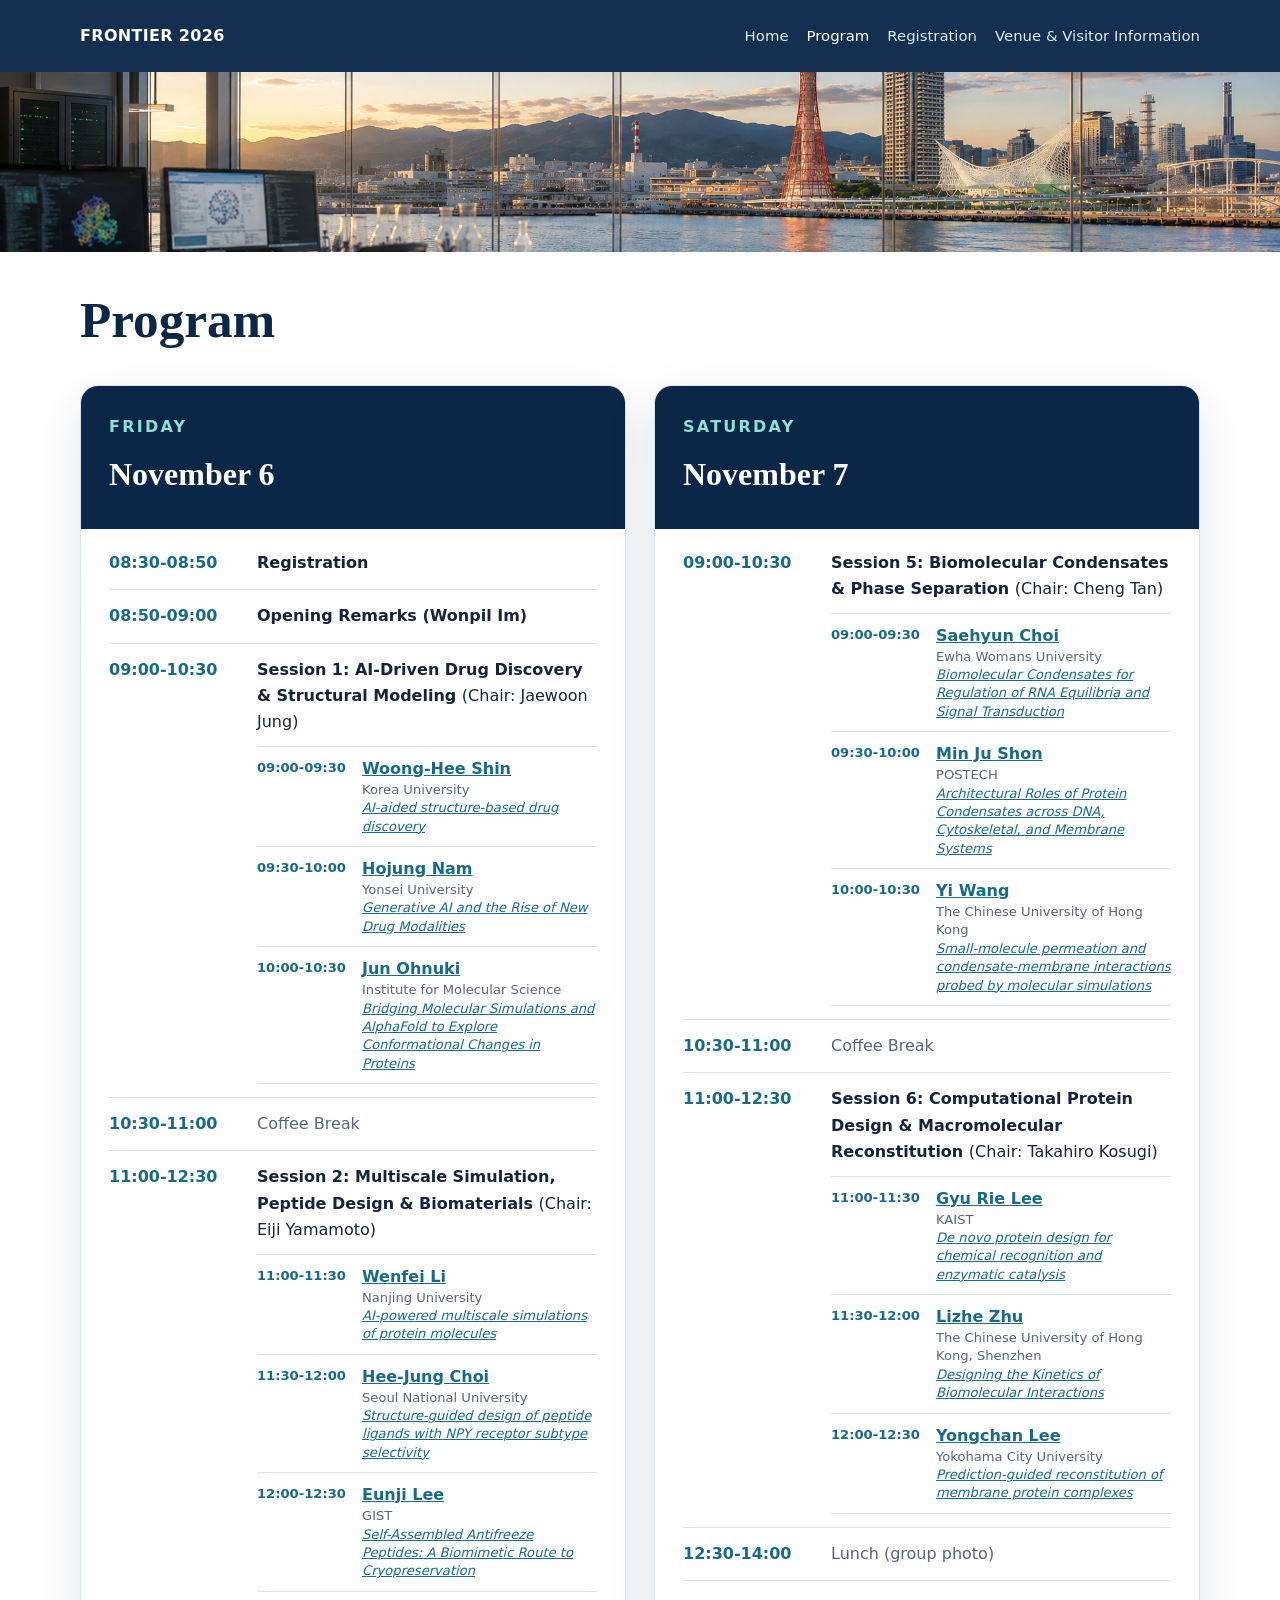
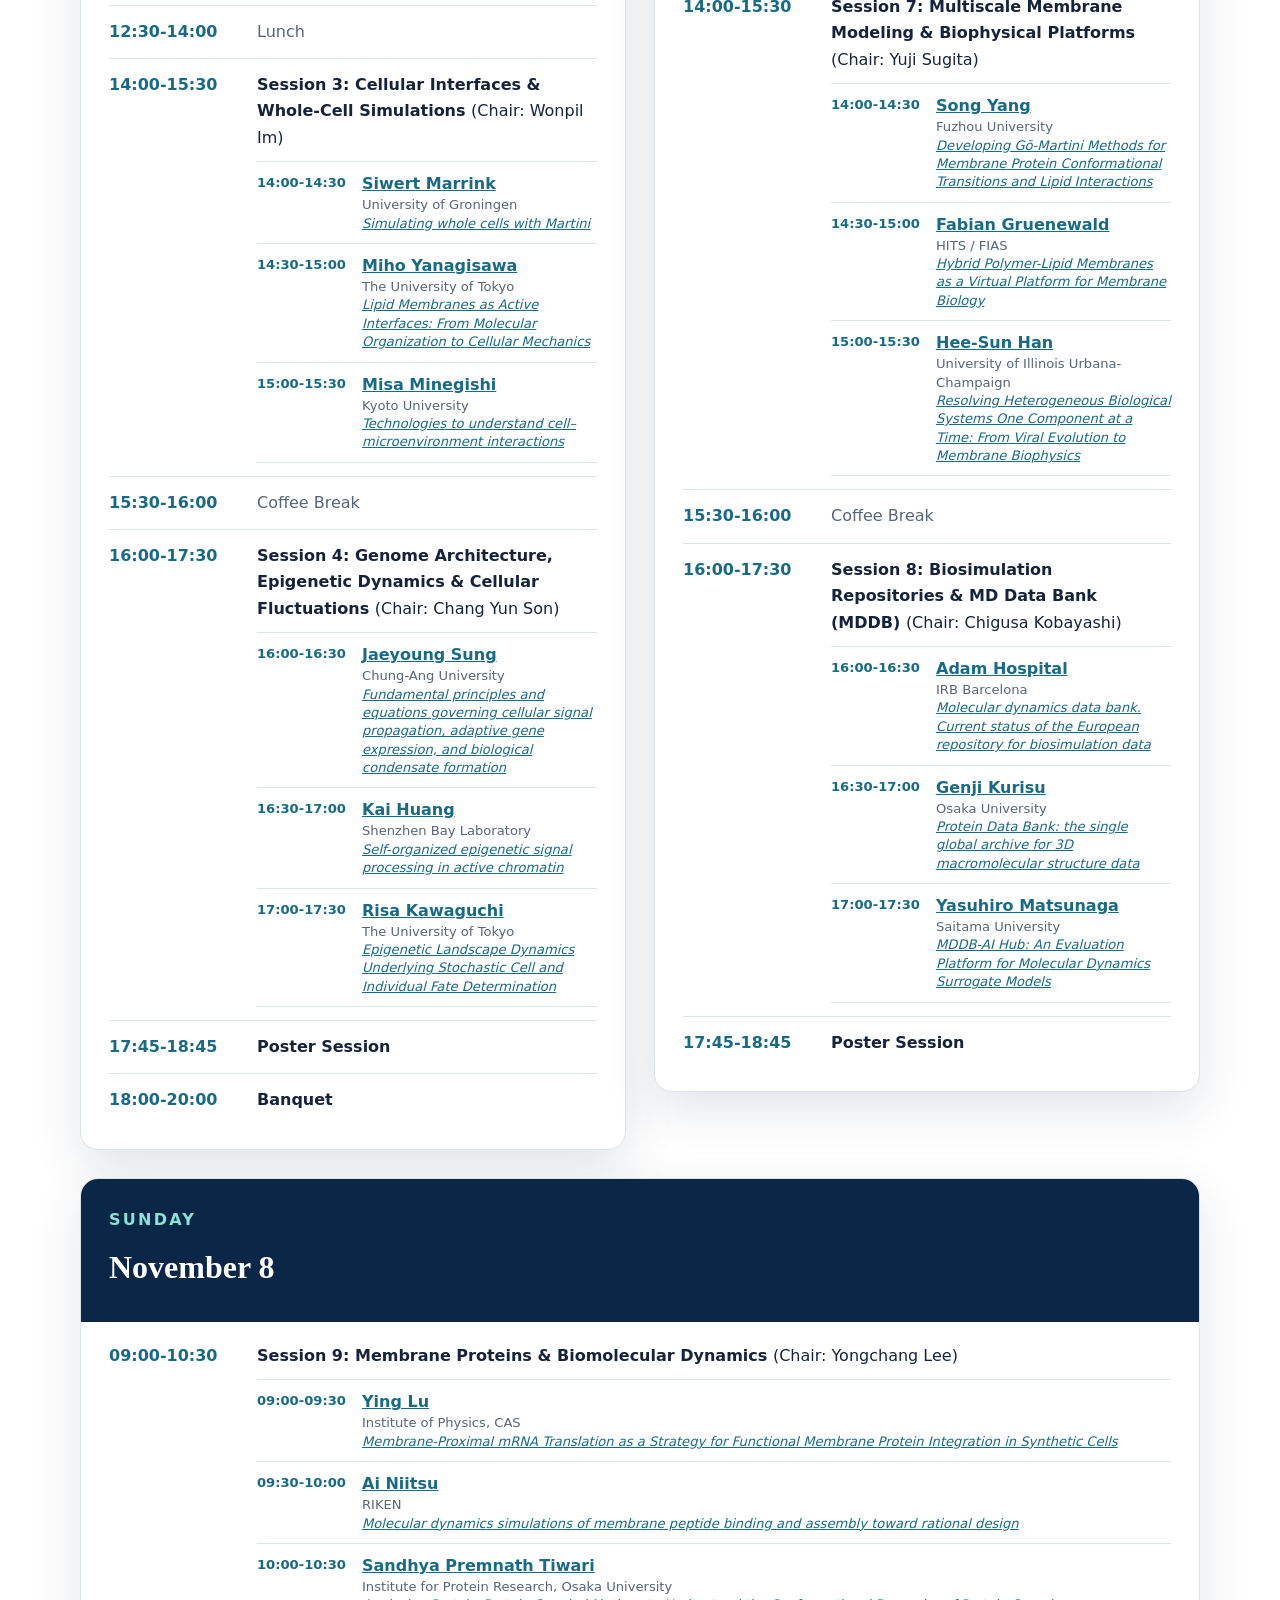
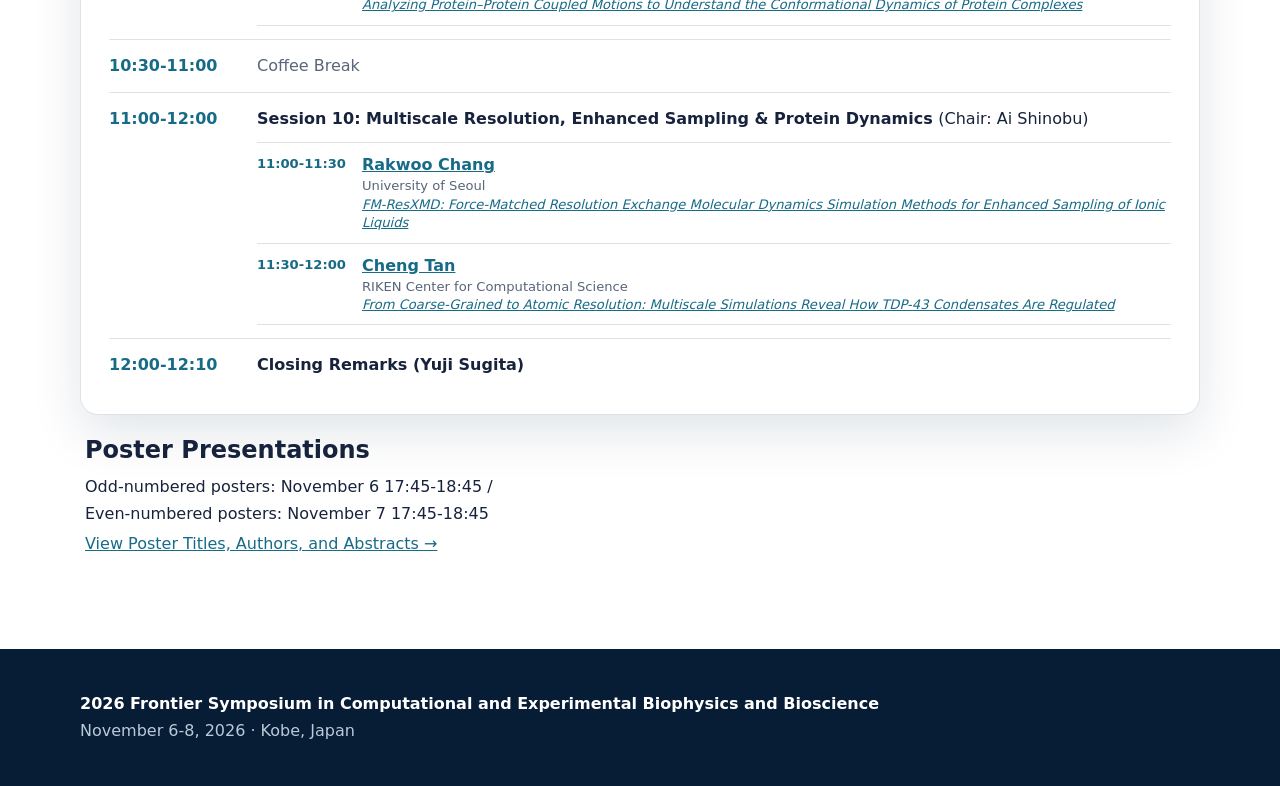
<file: program.html>
<!DOCTYPE html>

<html lang="en">
<head>
<meta charset="utf-8"/>
<meta content="width=device-width,initial-scale=1" name="viewport"/>
<meta content="Program for the 2026 Frontier Symposium in Computational and Experimental Biophysics and Bioscience." name="description"/>
<title>
   Program | 2026 Frontier Symposium in Computational and Experimental Biophysics and Bioscience
  </title>
<link href="style.css?v=20260905-registration" rel="stylesheet"/>
</head>
<body>
<header class="site-header">
<div class="wrap nav">
<a class="brand" href="index.html">
     FRONTIER 2026
    </a>
<nav aria-label="Main navigation" class="nav-links">
<a href="index.html">
      Home
     </a>
<a aria-current="page" href="program.html">
      Program
     </a>
<a href="registration.html">
      Registration
     </a>
<a href="location-contact.html">
      Venue &amp; Visitor Information
     </a>
</nav>
</div>
</header>
<main>
<div aria-hidden="true" class="page-banner">
</div>
<section class="program-heading">
<div class="wrap">
<h1>
      Program
     </h1>
</div>
</section>
<section class="section">
<div class="wrap">
<div class="program-overview">
<article class="day-schedule">
<header>
<p class="eyebrow">
         Friday
        </p>
<h2>
         November 6
        </h2>
</header>
<ol class="timeline">
<li class="special">
<time>
          08:30-08:50
         </time>
<span>
          Registration
         </span>
</li>
<li class="special">
<time>
          08:50-09:00
         </time>
<span>
          Opening Remarks (Wonpil Im)
         </span>
</li>
<li>
<time>
          09:00-10:30
         </time>
<div>
<strong>
           Session 1: AI-Driven Drug Discovery &amp; Structural Modeling
          </strong> <span class="session-chair"> (Chair: Jaewoon Jung) </span>
<div class="speaker-slots">
<div class="speaker-slot">
<time>
             09:00-09:30
            </time>
<div>
<p class="speaker-name">
<a href="pdf/shin_cv.pdf">
               Woong-Hee Shin
              </a>
</p>
<p class="affiliation">
              Korea University
             </p>
<p class="talk-title">
<a href="pdf/shin_abs.pdf">
               AI-aided structure-based drug discovery
              </a>
</p>
</div>
</div>
<div class="speaker-slot">
<time>
             09:30-10:00
            </time>
<div>
<p class="speaker-name">
<a href="pdf/nam_cv.pdf">
               Hojung Nam
              </a>
</p>
<p class="affiliation">
              Yonsei University
             </p>
<p class="talk-title">
<a href="pdf/nam_abs.pdf">
               Generative AI and the Rise of New Drug Modalities
              </a>
</p>
</div>
</div>
<div class="speaker-slot">
<time>
             10:00-10:30
            </time>
<div>
<p class="speaker-name">
<a href="pdf/ohnuki_cv.pdf">
               Jun Ohnuki
              </a>
</p>
<p class="affiliation">
              Institute for Molecular Science
             </p>
<p class="talk-title">
<a href="pdf/ohnuki_abs.pdf">
               Bridging Molecular Simulations and AlphaFold to Explore Conformational Changes in Proteins
              </a>
</p>
</div>
</div>
</div>
</div>
</li>
<li class="break">
<time>
          10:30-11:00
         </time>
<span>
          Coffee Break
         </span>
</li>
<li>
<time>
          11:00-12:30
         </time>
<div>
<strong>
           Session 2: Multiscale Simulation, Peptide Design &amp; Biomaterials
          </strong> <span class="session-chair"> (Chair: Eiji Yamamoto) </span>
<div class="speaker-slots">
<div class="speaker-slot">
<time>
             11:00-11:30
            </time>
<div>
<p class="speaker-name">
<a href="pdf/li_cv.pdf">
               Wenfei Li
              </a>
</p>
<p class="affiliation">
              Nanjing University
             </p>
<p class="talk-title">
<a href="pdf/li_abs.pdf">
               AI-powered multiscale simulations of protein molecules
              </a>
</p>
</div>
</div>
<div class="speaker-slot">
<time>
             11:30-12:00
            </time>
<div>
<p class="speaker-name">
<a href="pdf/heejung_choi_cv.pdf">
               Hee-Jung Choi
              </a>
</p>
<p class="affiliation">
              Seoul National University
             </p>
<p class="talk-title">
<a href="pdf/heejung_choi_abs.pdf">
               Structure-guided design of peptide ligands with NPY receptor subtype selectivity
              </a>
</p>
</div>
</div>
<div class="speaker-slot">
<time>
             12:00-12:30
            </time>
<div>
<p class="speaker-name">
<a href="pdf/eunji_lee_cv.pdf">
               Eunji Lee
              </a>
</p>
<p class="affiliation">
              GIST
             </p>
<p class="talk-title">
<a href="pdf/eunji_lee_abs.pdf">
               Self-Assembled Antifreeze Peptides: A Biomimetic Route to Cryopreservation
              </a>
</p>
</div>
</div>
</div>
</div>
</li>
<li class="break">
<time>
          12:30-14:00
         </time>
<span>
          Lunch
         </span>
</li>
<li>
<time>
          14:00-15:30
         </time>
<div>
<strong>
           Session 3: Cellular Interfaces &amp; Whole-Cell Simulations
          </strong> <span class="session-chair"> (Chair: Wonpil Im) </span>
<div class="speaker-slots">
<div class="speaker-slot">
<time>
             14:00-14:30
            </time>
<div>
<p class="speaker-name">
<a href="pdf/marrink_cv.pdf">
               Siwert Marrink
              </a>
</p>
<p class="affiliation">
              University of Groningen
             </p>
<p class="talk-title">
<a href="pdf/marrink_abs.pdf">
               Simulating whole cells with Martini
              </a>
</p>
</div>
</div>
<div class="speaker-slot">
<time>
             14:30-15:00
            </time>
<div>
<p class="speaker-name">
<a href="pdf/yanagisawa_cv.pdf">
               Miho Yanagisawa
              </a>
</p>
<p class="affiliation">
              The University of Tokyo
             </p>
<p class="talk-title">
<a href="pdf/yanagisawa_abs.pdf">
               Lipid Membranes as Active Interfaces: From Molecular Organization to Cellular Mechanics
              </a>
</p>
</div>
</div>
<div class="speaker-slot">
<time>
             15:00-15:30
            </time>
<div>
<p class="speaker-name">
<a href="pdf/minegishi_cv.pdf">
               Misa Minegishi
              </a>
</p>
<p class="affiliation">
              Kyoto University
             </p>
<p class="talk-title">
<a href="pdf/minegishi_abs.pdf">
               Technologies to understand cell–microenvironment interactions
              </a>
</p>
</div>
</div>
</div>
</div>
</li>
<li class="break">
<time>
          15:30-16:00
         </time>
<span>
          Coffee Break
         </span>
</li>
<li>
<time>
          16:00-17:30
         </time>
<div>
<strong>
           Session 4: Genome Architecture, Epigenetic Dynamics &amp; Cellular Fluctuations
          </strong> <span class="session-chair"> (Chair: Chang Yun Son) </span>
<div class="speaker-slots">
<div class="speaker-slot">
<time>
             16:00-16:30
            </time>
<div>
<p class="speaker-name">
<a href="pdf/sung_cv.pdf">
               Jaeyoung Sung
              </a>
</p>
<p class="affiliation">
              Chung-Ang University
             </p>
<p class="talk-title">
<a href="pdf/sung_abs.pdf">
               Fundamental principles and equations governing cellular signal propagation, adaptive gene expression, and biological condensate formation
              </a>
</p>
</div>
</div>
<div class="speaker-slot">
<time>
             16:30-17:00
            </time>
<div>
<p class="speaker-name">
<a href="pdf/huang_cv.pdf">
               Kai Huang
              </a>
</p>
<p class="affiliation">
              Shenzhen Bay Laboratory
             </p>
<p class="talk-title">
<a href="pdf/huang_abs.pdf">
               Self-organized epigenetic signal processing in active chromatin
              </a>
</p>
</div>
</div>
<div class="speaker-slot">
<time>
             17:00-17:30
            </time>
<div>
<p class="speaker-name">
<a href="pdf/kawaguchi_cv.pdf">
               Risa Kawaguchi
              </a>
</p>
<p class="affiliation">
              The University of Tokyo
             </p>
<p class="talk-title">
<a href="pdf/kawaguchi_abs.pdf">
               Epigenetic Landscape Dynamics Underlying Stochastic Cell and Individual Fate Determination
              </a>
</p>
</div>
</div>
</div>
</div>
</li>
<li class="special">
<time>
          17:45-18:45
         </time>
<span>
          Poster Session
         </span>
</li>
<li class="special"><time>18:00-20:00</time><span>Banquet</span></li>
</ol>
</article>
<article class="day-schedule">
<header>
<p class="eyebrow">
         Saturday
        </p>
<h2>
         November 7
        </h2>
</header>
<ol class="timeline">
<li>
<time>
          09:00-10:30
         </time>
<div>
<strong>
           Session 5: Biomolecular Condensates &amp; Phase Separation
          </strong> <span class="session-chair"> (Chair: Cheng Tan) </span>
<div class="speaker-slots">
<div class="speaker-slot">
<time>
             09:00-09:30
            </time>
<div>
<p class="speaker-name">
<a href="pdf/saehyun_choi_cv.pdf">
               Saehyun Choi
              </a>
</p>
<p class="affiliation">
              Ewha Womans University
             </p>
<p class="talk-title">
<a href="pdf/saehyun_choi_abs.pdf">
               Biomolecular Condensates for Regulation of RNA Equilibria and Signal Transduction
              </a>
</p>
</div>
</div>
<div class="speaker-slot">
<time>
             09:30-10:00
            </time>
<div>
<p class="speaker-name">
<a href="pdf/shon_cv.pdf">
               Min Ju Shon
              </a>
</p>
<p class="affiliation">
              POSTECH
             </p>
<p class="talk-title">
<a href="pdf/shon_abs.pdf">
               Architectural Roles of Protein Condensates across DNA, Cytoskeletal, and Membrane Systems
              </a>
</p>
</div>
</div>
<div class="speaker-slot">
<time>
             10:00-10:30
            </time>
<div>
<p class="speaker-name">
<a href="pdf/wang_cv.pdf">
               Yi Wang
              </a>
</p>
<p class="affiliation">
              The Chinese University of Hong Kong
             </p>
<p class="talk-title">
<a href="pdf/wang_abs.pdf">
               Small-molecule permeation and condensate-membrane interactions probed by molecular simulations
              </a>
</p>
</div>
</div>
</div>
</div>
</li>
<li class="break">
<time>
          10:30-11:00
         </time>
<span>
          Coffee Break
         </span>
</li>
<li>
<time>
          11:00-12:30
         </time>
<div>
<strong>
           Session 6: Computational Protein Design &amp; Macromolecular Reconstitution
          </strong> <span class="session-chair"> (Chair: Takahiro Kosugi) </span>
<div class="speaker-slots">
<div class="speaker-slot">
<time>
             11:00-11:30
            </time>
<div>
<p class="speaker-name">
<a href="pdf/gyurie_lee_cv.pdf">
               Gyu Rie Lee
              </a>
</p>
<p class="affiliation">
              KAIST
             </p>
<p class="talk-title">
<a href="pdf/gyurie_lee_abs.pdf">
               De novo protein design for chemical recognition and enzymatic catalysis
              </a>
</p>
</div>
</div>
<div class="speaker-slot">
<time>
             11:30-12:00
            </time>
<div>
<p class="speaker-name">
<a href="pdf/zhu_cv.pdf">
               Lizhe Zhu
              </a>
</p>
<p class="affiliation">
              The Chinese University of Hong Kong, Shenzhen
             </p>
<p class="talk-title">
<a href="pdf/zhu_abs.pdf">
               Designing the Kinetics of Biomolecular Interactions
              </a>
</p>
</div>
</div>
<div class="speaker-slot">
<time>
             12:00-12:30
            </time>
<div>
<p class="speaker-name">
<a href="pdf/yongchan_lee_cv.pdf">
               Yongchan Lee
              </a>
</p>
<p class="affiliation">
              Yokohama City University
             </p>
<p class="talk-title">
<a href="pdf/yongchan_lee_abs.pdf">
               Prediction-guided reconstitution of membrane protein complexes
              </a>
</p>
</div>
</div>
</div>
</div>
</li>
<li class="break">
<time>
          12:30-14:00
         </time>
<span>
          Lunch (group photo)
         </span>
</li>
<li>
<time>
          14:00-15:30
         </time>
<div>
<strong>
           Session 7: Multiscale Membrane Modeling &amp; Biophysical Platforms
          </strong> <span class="session-chair"> (Chair: Yuji Sugita) </span>
<div class="speaker-slots">
<div class="speaker-slot">
<time>
             14:00-14:30
            </time>
<div>
<p class="speaker-name">
<a href="pdf/yang_cv.pdf">
               Song Yang
              </a>
</p>
<p class="affiliation">
              Fuzhou University
             </p>
<p class="talk-title">
<a href="pdf/yang_abs.pdf">
               Developing Gō-Martini Methods for Membrane Protein Conformational Transitions and Lipid Interactions
              </a>
</p>
</div>
</div>
<div class="speaker-slot">
<time>
             14:30-15:00
            </time>
<div>
<p class="speaker-name">
<a href="pdf/gruenewald_cv.pdf">
               Fabian Gruenewald
              </a>
</p>
<p class="affiliation">
              HITS / FIAS
             </p>
<p class="talk-title">
<a href="pdf/gruenewald_abs.pdf">
               Hybrid Polymer-Lipid Membranes as a Virtual Platform for Membrane Biology
              </a>
</p>
</div>
</div>
<div class="speaker-slot">
<time>
             15:00-15:30
            </time>
<div>
<p class="speaker-name">
<a href="pdf/han_cv.pdf">
               Hee-Sun Han
              </a>
</p>
<p class="affiliation">
              University of Illinois Urbana-Champaign
             </p>
<p class="talk-title">
<a href="pdf/han_abs.pdf">
              Resolving Heterogeneous Biological Systems One Component at a Time: From Viral Evolution to Membrane Biophysics
              </a>
</p>
</div>
</div>
</div>
</div>
</li>
<li class="break">
<time>
          15:30-16:00
         </time>
<span>
          Coffee Break
         </span>
</li>
<li>
<time>
          16:00-17:30
         </time>
<div>
<strong>
           Session 8: Biosimulation Repositories &amp; MD Data Bank (MDDB)
          </strong> <span class="session-chair"> (Chair: Chigusa Kobayashi) </span>
<div class="speaker-slots">
<div class="speaker-slot">
<time>
             16:00-16:30
            </time>
<div>
<p class="speaker-name">
<a href="pdf/hospital_cv.pdf">
               Adam Hospital
              </a>
</p>
<p class="affiliation">
              IRB Barcelona
             </p>
<p class="talk-title">
<a href="pdf/hospital_abs.pdf">
               Molecular dynamics data bank. Current status of the European repository for biosimulation data
              </a>
</p>
</div>
</div>
<div class="speaker-slot">
<time>
             16:30-17:00
            </time>
<div>
<p class="speaker-name">
<a href="pdf/kurisu_cv.pdf">
               Genji Kurisu
              </a>
</p>
<p class="affiliation">
              Osaka University
             </p>
<p class="talk-title">
<a href="pdf/kurisu_abs.pdf">
               Protein Data Bank: the single global archive for 3D macromolecular structure data
              </a>
</p>
</div>
</div>
<div class="speaker-slot">
<time>
             17:00-17:30
            </time>
<div>
<p class="speaker-name">
<a href="pdf/matsunaga_cv.pdf">
               Yasuhiro Matsunaga
              </a>
</p>
<p class="affiliation">
              Saitama University
             </p>
<p class="talk-title">
<a href="pdf/matsunaga_abs.pdf">
               MDDB-AI Hub: An Evaluation Platform for Molecular Dynamics Surrogate Models
              </a>
</p>
</div>
</div>
</div>
</div>
</li>
<li class="special">
<time>
          17:45-18:45
         </time>
<span>
          Poster Session
         </span>
</li>
</ol>
</article>
<article class="day-schedule">
<header>
<p class="eyebrow">
         Sunday
        </p>
<h2>
         November 8
        </h2>
</header>
<ol class="timeline">
<li>
<time>
          09:00-10:30
         </time>
<div>
<strong>
           Session 9: Membrane Proteins &amp; Biomolecular Dynamics
          </strong> <span class="session-chair"> (Chair: Yongchang Lee) </span>
<div class="speaker-slots"><div class="speaker-slot">
<time>09:00-09:30</time>
<div>
<p class="speaker-name">
<a href="pdf/lu_cv.pdf">
               Ying Lu
              </a>
</p>
<p class="affiliation">
              Institute of Physics, CAS
             </p>
<p class="talk-title">
<a href="pdf/lu_abs.pdf">
               Membrane-Proximal mRNA Translation as a Strategy for Functional Membrane Protein Integration in Synthetic Cells
              </a>
</p>
</div>
</div>
<div class="speaker-slot">
<time>09:30-10:00</time>
<div>
<p class="speaker-name">
<a href="pdf/niitsu_cv.pdf">
               Ai Niitsu
              </a>
</p>
<p class="affiliation">
              RIKEN
             </p>
<p class="talk-title">
<a href="pdf/niitsu_abs.pdf">
               Molecular dynamics simulations of membrane peptide binding and assembly toward rational design
              </a>
</p>
</div>
</div>
<div class="speaker-slot">
<time>10:00-10:30</time>
<div>
<p class="speaker-name">
<a href="pdf/tiwari_cv.pdf">
               Sandhya Premnath Tiwari
              </a>
</p>
<p class="affiliation">
              Institute for Protein Research, Osaka University
             </p>
<p class="talk-title">
<a href="pdf/tiwari_abs.pdf">
               Analyzing Protein–Protein Coupled Motions to Understand the Conformational Dynamics of Protein Complexes
              </a>
</p>
</div>
</div>


</div>
</div>
</li>
<li class="break">
<time>
          10:30-11:00
         </time>
<span>
          Coffee Break
         </span>
</li>
<li>
<time>
          11:00-12:00
         </time>
<div>
<strong>
           Session 10: Multiscale Resolution, Enhanced Sampling &amp; Protein Dynamics
          </strong> <span class="session-chair"> (Chair: Ai Shinobu) </span>
<div class="speaker-slots">
<div class="speaker-slot">
<time>11:00-11:30</time>
<div>
<p class="speaker-name">
<a href="pdf/chang_cv.pdf">
               Rakwoo Chang
              </a>
</p>
<p class="affiliation">
              University of Seoul
             </p>
<p class="talk-title">
<a href="pdf/chang_abs.pdf">
               FM-ResXMD: Force-Matched Resolution Exchange Molecular Dynamics Simulation Methods for Enhanced Sampling of Ionic Liquids
              </a>
</p>
</div>
</div>
<div class="speaker-slot">
<time>11:30-12:00</time>
<div>
<p class="speaker-name">
<a href="pdf/tan_cv.pdf">
               Cheng Tan
              </a>
</p>
<p class="affiliation">
              RIKEN Center for Computational Science
             </p>
<p class="talk-title">
<a href="pdf/tan_abs.pdf">
               From Coarse-Grained to Atomic Resolution: Multiscale Simulations Reveal How TDP-43 Condensates Are Regulated
              </a>
</p>
</div>
</div>
</div>
</div>
</li>
<li class="special">
<time>
          12:00-12:10
         </time>
<span>
          Closing Remarks (Yuji Sugita)
         </span>
</li>
</ol>
</article>
</div>
</div>
<div style="max-width: 1150px; margin: 16px auto; padding: 0 20px; text-align: left;">
<div style="font-size: 24px; font-weight: bold; margin-bottom: 4px;">
<strong>Poster Presentations</strong>
</div>
<div style="margin-top: 4px;">
        Odd-numbered posters: November 6 17:45-18:45 /<br/>
        Even-numbered posters: November 7 17:45-18:45
      </div>
<div style="margin-top: 4px;">
<a href="posters.html">
          View Poster Titles, Authors, and Abstracts →
        </a>
</div>
</div>
</section>
</main>
<footer class="site-footer">
<div class="wrap">
<strong>
     2026 Frontier Symposium in Computational and Experimental Biophysics and Bioscience
    </strong>
<br>
    November 6-8, 2026 · Kobe, Japan
   </br></div>
</footer>
</body>
</html>
</file>
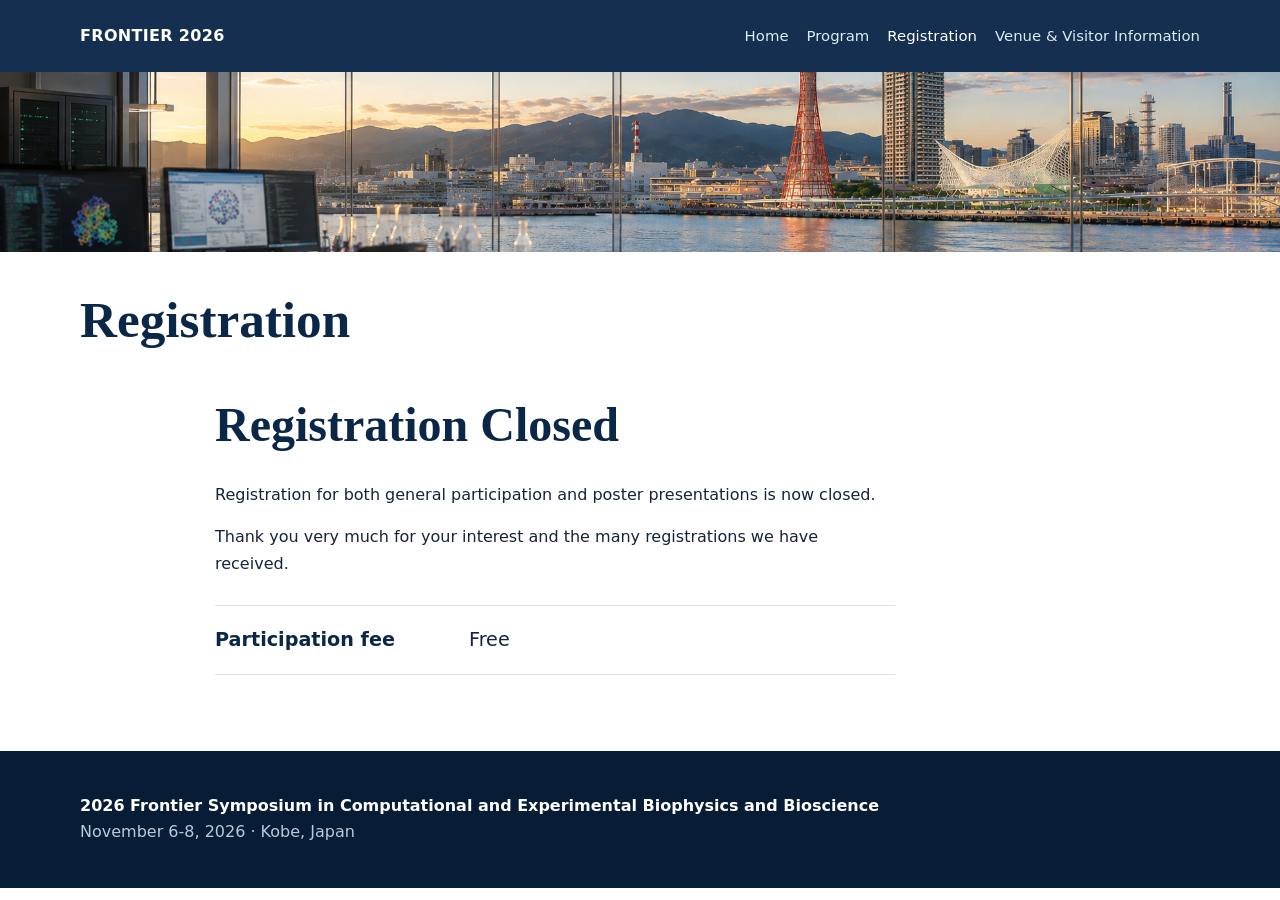
<file: registration.html>
<!doctype html>
<html lang="en">
	<head>
		<meta charset="utf-8">
		<meta name="viewport" content="width=device-width,initial-scale=1">
		<meta name="description" content="Registration information for general participants attending the 2026 Frontier Symposium.">
		<title>Registration | 2026 Frontier Symposium in Computational and Experimental Biophysics and Bioscience</title>
		<link rel="stylesheet" href="style.css?v=20260905-registration">
	</head>
	<body>
		<header class="site-header"><div class="wrap nav"><a class="brand" href="index.html">FRONTIER 2026</a><nav class="nav-links" aria-label="Main navigation"><a href="index.html">Home</a><a href="program.html">Program</a><a aria-current="page" href="registration.html">Registration</a><a href="location-contact.html">Venue &amp; Visitor Information</a></nav></div></header>
		<main>
			<div class="page-banner" aria-hidden="true"></div>
			<section class="program-heading"><div class="wrap"><h1>Registration</h1></div></section>
			<section class="section">
				<div class="wrap content">
					<div class="registration-panel">
						<h2>Registration Closed</h2>
						<p>Registration for both general participation and poster presentations is now closed.</p>
						<p>Thank you very much for your interest and the many registrations we have received.</p>
						<dl class="registration-details">
							<div><dt>Participation fee</dt><dd>Free</dd></div>
						</dl>
					</div>
				</div>
			</section>
		</main>
		<footer class="site-footer"><div class="wrap"><strong>2026 Frontier Symposium in Computational and Experimental Biophysics and Bioscience</strong><br>November 6-8, 2026 &middot; Kobe, Japan</div></footer>
	</body>
</html>
</file>
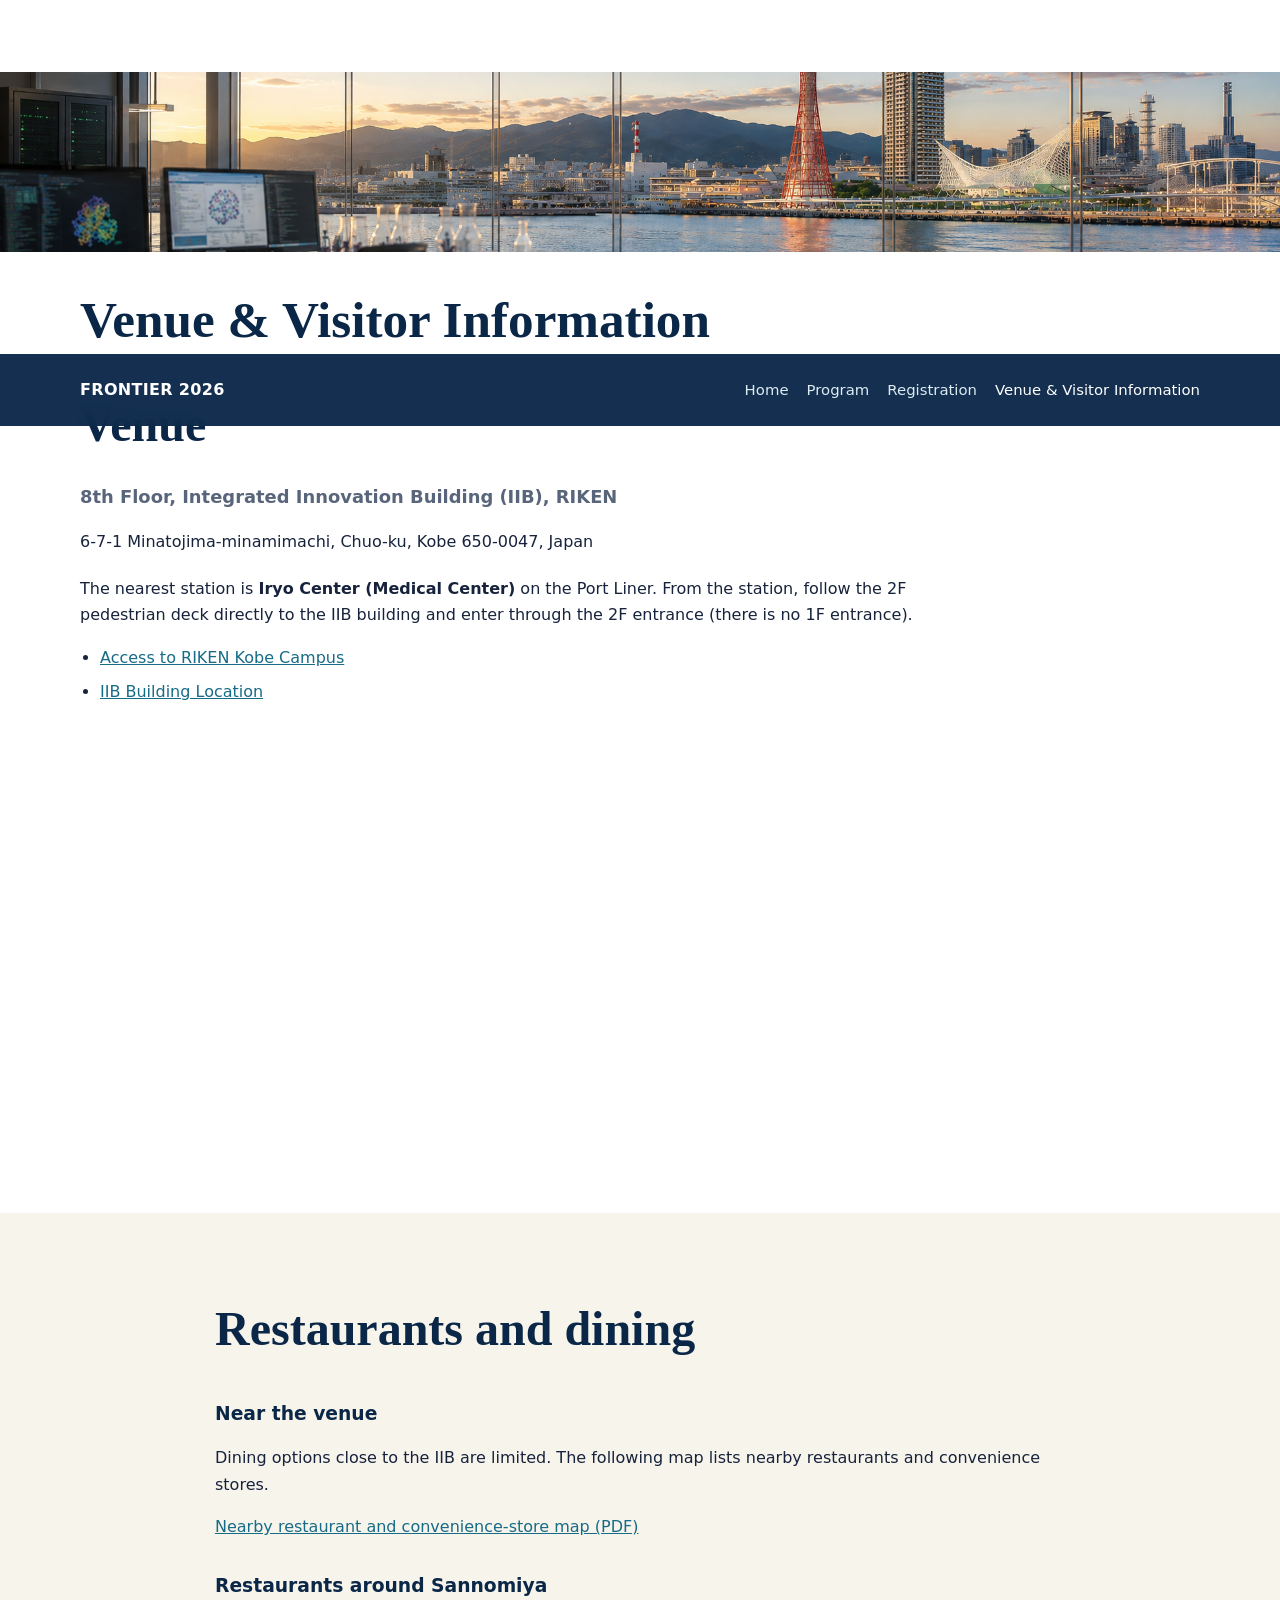
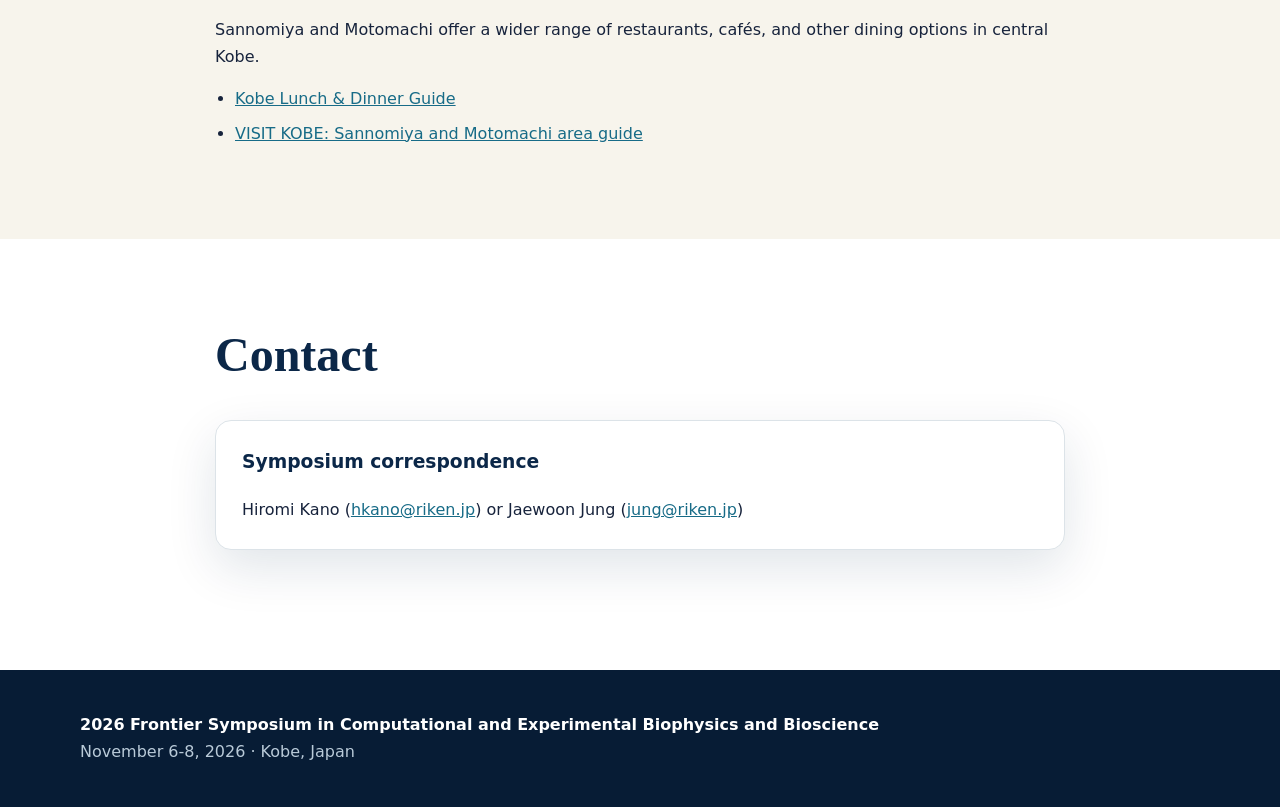
<file: venue.html>
<!doctype html>
<html lang="en">
	<head>
		<meta charset="utf-8">
		<meta name="viewport" content="width=device-width,initial-scale=1">
		<meta http-equiv="refresh" content="0; url=location-contact.html#location">
		<link rel="canonical" href="location-contact.html#location">
		<title>Venue | 2026 Frontier Symposium in Computational and Experimental Biophysics and Bioscience</title>
	</head>
	<body>
		<p>The venue page has moved to <a href="location-contact.html#location">Venue &amp; Visitor Information</a>.</p>
	</body>
</html>
</file>
<file: style.css>
:root{--ink:#17233c;--muted:#58657a;--navy:#0b2748;--blue:#176b87;--teal:#2aa198;--cream:#f7f4ec;--white:#fff;--line:#dce3e8;--shadow:0 18px 50px rgba(11,39,72,.12)}
*{box-sizing:border-box}
html{scroll-behavior:smooth}
body{margin:0;color:var(--ink);background:var(--white);font-family:Inter,ui-sans-serif,system-ui,-apple-system,BlinkMacSystemFont,"Segoe UI",sans-serif;line-height:1.65}
a{color:var(--blue)}
img{max-width:100%}
.wrap{width:min(1120px,calc(100% - 40px));margin:0 auto}
.site-header{position:sticky;top:0;z-index:20;color:var(--white);background:rgba(11,39,72,.96);backdrop-filter:blur(12px)}
.nav{min-height:72px;display:flex;align-items:center;justify-content:space-between;gap:24px}
.brand{color:var(--white);font-weight:800;text-decoration:none;letter-spacing:.02em}
.nav-links{display:flex;flex-wrap:wrap;gap:18px}
.nav-links a{color:#dcecf2;text-decoration:none;font-size:.93rem}
.nav-links a:hover,.nav-links a[aria-current=page]{color:var(--white)}
.hero{position:relative;min-height:380px;display:flex;align-items:center;padding:46px 0;color:var(--white);background-image:linear-gradient(90deg,rgba(7,28,53,.94) 0%,rgba(7,28,53,.76) 32%,rgba(7,28,53,.3) 52%,rgba(7,28,53,0) 72%),url("images/banner3.png");background-position:center;background-size:cover}
.hero .wrap{position:relative}
.eyebrow{margin:0 0 14px;color:#8de0d4;font-weight:800;letter-spacing:.14em;text-transform:uppercase}
h1{max-width:940px;margin:0;font-family:Georgia,serif;font-size:clamp(2.4rem,6vw,5.1rem);line-height:1.03}
.hero h1{max-width:780px;font-size:clamp(1.65rem,3.2vw,2.7rem);line-height:1.12;text-shadow:0 2px 18px rgba(0,0,0,.55)}
.hero .button{margin-top:20px}
.page-banner{height:180px;background-image:url("images/banner3.png");background-position:center;background-size:cover}
.button{display:inline-block;padding:13px 21px;border-radius:999px;color:var(--navy);background:var(--white);font-weight:800;text-decoration:none}
.button.alt{margin-left:10px;color:var(--white);background:transparent;border:1px solid rgba(255,255,255,.5)}
.section{padding:76px 0}
.section.tint{background:var(--cream)}
.section h2,.page-hero h1{font-family:Georgia,serif}
.section h2{margin:0 0 18px;color:var(--navy);font-size:clamp(2rem,4vw,3rem)}
.lead{max-width:760px;color:var(--muted);font-size:1.12rem}
.home-about-copy{max-width:850px}
.grid{display:grid;grid-template-columns:repeat(3,1fr);gap:24px;margin-top:34px}
.card{padding:26px;background:var(--white);border:1px solid var(--line);border-radius:16px;box-shadow:var(--shadow)}
.card h3{margin-top:0;color:var(--navy)}
.page-hero{padding:66px 0;color:var(--white);background:linear-gradient(135deg,var(--navy),var(--blue))}
.page-hero h1{font-size:clamp(2.4rem,5vw,4.4rem)}
.content{max-width:850px}
.schedule{border-left:3px solid var(--teal);padding-left:24px}
.schedule article{margin-bottom:30px}
.schedule time{color:var(--blue);font-weight:800}
.directory{display:grid;grid-template-columns:repeat(2,1fr);gap:10px 28px;margin-top:24px}
.directory p{margin:0;padding:10px 0;border-bottom:1px solid var(--line)}
.home-committee{margin-top:36px}
.home-committee h3{margin:0;color:var(--navy);font-size:1.1rem}
.committee-list{display:grid;grid-template-columns:1fr;gap:5px;margin:12px 0 0;padding:0;list-style:none}
.committee-list li{display:flex;flex-wrap:nowrap;gap:.4rem;margin:0;padding:0;white-space:nowrap;line-height:1.4}
.committee-name{color:var(--navy)}
.committee-name::after{content:" —"}
.committee-list span{color:var(--muted)}
.home-support{margin-top:30px}
.home-support h3{margin-bottom:8px;color:var(--navy);font-size:1.1rem}
.home-support p{margin-top:0}
.program-heading{padding:42px 0 8px}
.program-heading .eyebrow{color:var(--blue)}
.program-heading h1{margin:0;color:var(--navy);font-size:clamp(2.2rem,4vw,3.2rem)}
.program-heading + .section{padding-top:30px}
.venue-details address{margin:0 0 20px;font-style:normal}
.venue-links,.dining-links{padding-left:20px}.venue-links li,.dining-links li{margin:8px 0}
.venue-map-shell{position:relative;width:100%;max-width:760px;height:400px;margin-top:32px;overflow:hidden;border-radius:14px}
.venue-map{display:block;width:100%;height:100%;border:0}
.venue-map-pin-link{position:absolute;left:50%;top:50%;z-index:2;width:58px;height:76px;cursor:pointer;transform:translate(-50%,-100%)}
.venue-map-pin-link:focus-visible{border-radius:50%;outline:3px solid var(--blue);outline-offset:3px}
.dining-details h3{margin:30px 0 8px;color:var(--navy)}
.contact-lead{margin:26px 0 44px}
.contact-lead p:last-child{margin-bottom:0}
.registration-panel{max-width:680px}
.registration-details{margin:28px 0 0;border-top:1px solid var(--line);font-size:1.2rem}
.registration-details div{display:grid;grid-template-columns:230px 1fr;gap:24px;padding:18px 0;border-bottom:1px solid var(--line)}
.registration-details dt{color:var(--navy);font-weight:800}.registration-details dd{margin:0}
.registration-form-link{display:inline-block;padding:14px 26px;border-radius:999px;color:var(--white);background:var(--blue);font-size:1.12rem;font-weight:800;text-decoration:none;box-shadow:var(--shadow)}
.registration-form-link:hover{background:var(--navy)}
.program-overview{display:grid;grid-template-columns:repeat(2,1fr);gap:28px;align-items:start}
.day-schedule{overflow:hidden;border:1px solid var(--line);border-radius:18px;background:var(--white);box-shadow:var(--shadow)}
.day-schedule:last-child{grid-column:1/-1}
.day-schedule header{padding:28px;background:var(--navy);color:var(--white)}
.day-schedule header .eyebrow{margin-bottom:8px}.day-schedule header h2{margin:0;color:var(--white);font-size:2rem}
.timeline{list-style:none;margin:0;padding:8px 28px 22px}
.timeline li{display:grid;grid-template-columns:130px 1fr;gap:18px;padding:13px 0;border-bottom:1px solid var(--line)}
.timeline li:last-child{border-bottom:0}.timeline time{color:var(--blue);font-weight:800}.timeline .break span{color:var(--muted)}.timeline .special span{font-weight:700}
.timeline li p{margin:3px 0 0;color:var(--muted);line-height:1.5}
.speaker-slots{margin-top:10px;border-top:1px solid var(--line)}
.speaker-slot{display:grid;grid-template-columns:95px 1fr;gap:10px;padding:10px 0;border-bottom:1px solid var(--line)}
.speaker-slot time{font-size:.82rem}
.timeline .speaker-slot p{margin:0}.speaker-slot .speaker-name{color:var(--navy);font-weight:800}
.speaker-slot .affiliation,.speaker-slot .talk-title{margin-top:3px;color:var(--muted);font-size:.82rem;line-height:1.4}
.speaker-slot .talk-title{font-style:italic}
.site-footer{padding:42px 0;color:#b9cad8;background:#071c35}
.site-footer strong{color:var(--white)}
.site-footer a{color:#9edbd6}
@media(max-width:800px){.nav{align-items:flex-start;flex-direction:column;padding:16px 0}.grid,.directory,.program-overview{grid-template-columns:1fr}.day-schedule:last-child{grid-column:auto}.timeline li,.speaker-slot,.registration-details div{grid-template-columns:1fr;gap:2px}.venue-map-shell{height:300px}.hero{min-height:390px;padding:42px 0;background-image:linear-gradient(90deg,rgba(7,28,53,.92),rgba(7,28,53,.44)),url("images/banner3.png");background-position:58% center}.page-banner{height:130px;background-position:58% center}.button.alt{margin:10px 0 0}}
</file>
